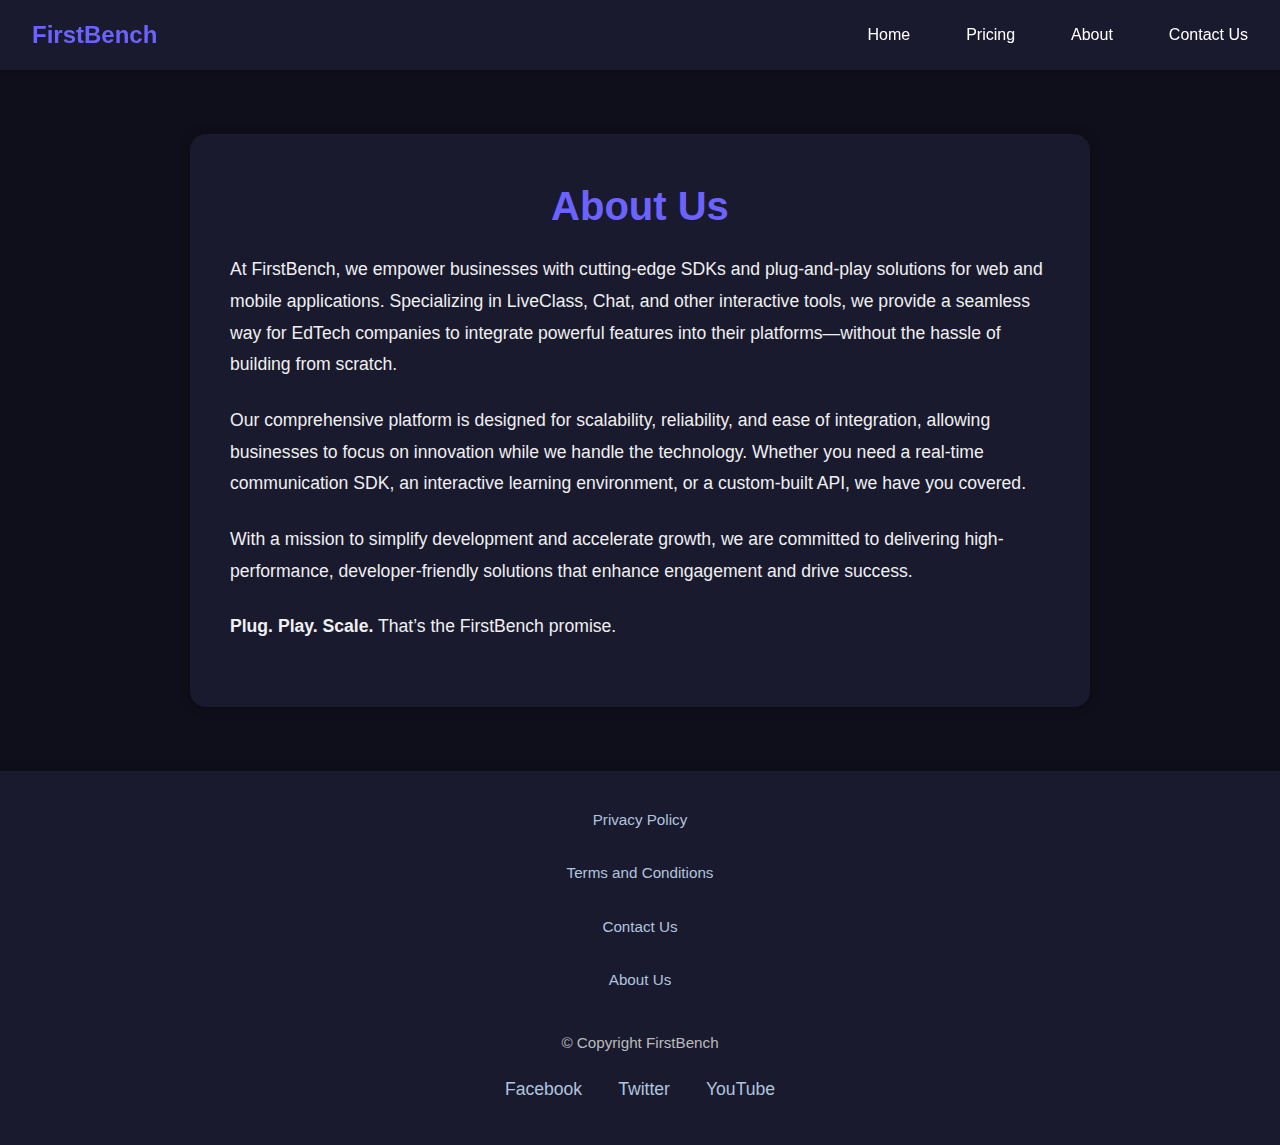
<file: about.html>
<!DOCTYPE html>
<html lang="en">
<head>
  <meta charset="UTF-8" />
  <meta name="viewport" content="width=device-width, initial-scale=1.0"/>
  <title>About Us - FirstBench</title>
  <link rel="stylesheet" href="./css/about.css" />
  <style>
    :root {
      --primary: #6c63ff;
      --bg: #0f0f1b;
      --text: #f0f0f0;
      --card-bg: #1a1a2e;
    }

    body {
      margin: 0;
      font-family: "Segoe UI", sans-serif;
      background-color: var(--bg);
      color: var(--text);
    }

    /* === Navbar === */
    .navbar {
      display: flex;
      justify-content: space-between;
      align-items: center;
      padding: 1rem 2rem;
      background: var(--card-bg);
      box-shadow: 0 2px 4px rgba(0,0,0,0.1);
      position: sticky;
      top: 0;
      z-index: 1000;
    }

    .logo {
      font-weight: bold;
      font-size: 1.5rem;
      color: var(--primary);
    }

    .nav-links a {
      margin-left: 2rem;
      text-decoration: none;
      color: var(--text);
      font-weight: 500;
      position: relative;
      transition: color 0.3s ease;
    }

    .nav-links a:hover {
      color: var(--primary);
    }

    .menu-toggle {
      display: none;
      font-size: 1.5rem;
      cursor: pointer;
    }

    /* === About Section === */
    .products {
      max-width: 900px;
      margin: 4rem auto;
      padding: 2.5rem;
      background: var(--card-bg);
      border-radius: 16px;
      box-shadow: 0 0 12px rgba(0, 0, 0, 0.3);
    }

    .products h2 {
      font-size: 2.5rem;
      margin-bottom: 1rem;
      color: var(--primary);
    }

    .products p {
      font-size: 1.1rem;
      line-height: 1.8;
      margin-bottom: 1.5rem;
      color: var(--text);
    }

    /* === Footer === */
    .footer {
      background-color: var(--card-bg);
      padding: 2rem;
      text-align: center;
      margin-top: 4rem;
    }

    .footer-links {
      display: flex;
      justify-content: center;
      flex-wrap: wrap;
      gap: 1.2rem;
      margin-bottom: 1.2rem;
    }

    .footer-links a {
      color: var(--text);
      text-decoration: none;
      font-weight: 500;
      transition: color 0.3s ease;
    }

    .footer-links a:hover {
      color: var(--primary);
    }

    .footer p {
      margin-top: 0.5rem;
      font-size: 0.95rem;
      color: #bbb;
    }

    .social a {
      margin: 0 0.5rem;
      color: var(--text);
      text-decoration: none;
      transition: color 0.3s ease;
    }

    .social a:hover {
      color: var(--primary);
    }

    @media screen and (max-width: 768px) {
      .products {
        margin: 2rem 1rem;
        padding: 2rem;
      }

      .nav-links {
        display: none;
      }

      .menu-toggle {
        display: block;
      }
    }
  </style>
</head>
<body>

  <!-- Navbar -->
  <header class="navbar">
    <div class="logo">FirstBench</div>
    <nav class="nav-links" id="nav-links">
      <a href="index.html#home">Home</a>
      <a href="index.html#pricing">Pricing</a>
      <a href="about.html">About</a>
      <a href="contact.html">Contact Us</a>
    </nav>
    <div class="menu-toggle" id="menu-toggle">☰</div>
  </header>

  <!-- About Section -->
  <section class="products">
    <h2>About Us</h2>
    <p>At FirstBench, we empower businesses with cutting-edge SDKs and plug-and-play solutions for web and mobile applications. Specializing in LiveClass, Chat, and other interactive tools, we provide a seamless way for EdTech companies to integrate powerful features into their platforms—without the hassle of building from scratch.</p>
    <p>Our comprehensive platform is designed for scalability, reliability, and ease of integration, allowing businesses to focus on innovation while we handle the technology. Whether you need a real-time communication SDK, an interactive learning environment, or a custom-built API, we have you covered.</p>
    <p>With a mission to simplify development and accelerate growth, we are committed to delivering high-performance, developer-friendly solutions that enhance engagement and drive success.</p>
    <p><strong>Plug. Play. Scale.</strong> That’s the FirstBench promise.</p>
  </section>

  <!-- Footer -->
  <footer class="footer">
    <div class="footer-links">
      <a href="privacy-policy.html">Privacy Policy</a>
      <a href="terms.html">Terms and Conditions</a>
      <a href="contact.html">Contact Us</a>
      <a href="about.html">About Us</a>
    </div>
    <p>© Copyright FirstBench</p>
    <div class="social">
      <a href="#">Facebook</a>
      <a href="#">Twitter</a>
      <a href="#">YouTube</a>
    </div>
  </footer>

</body>
</html>
</file>
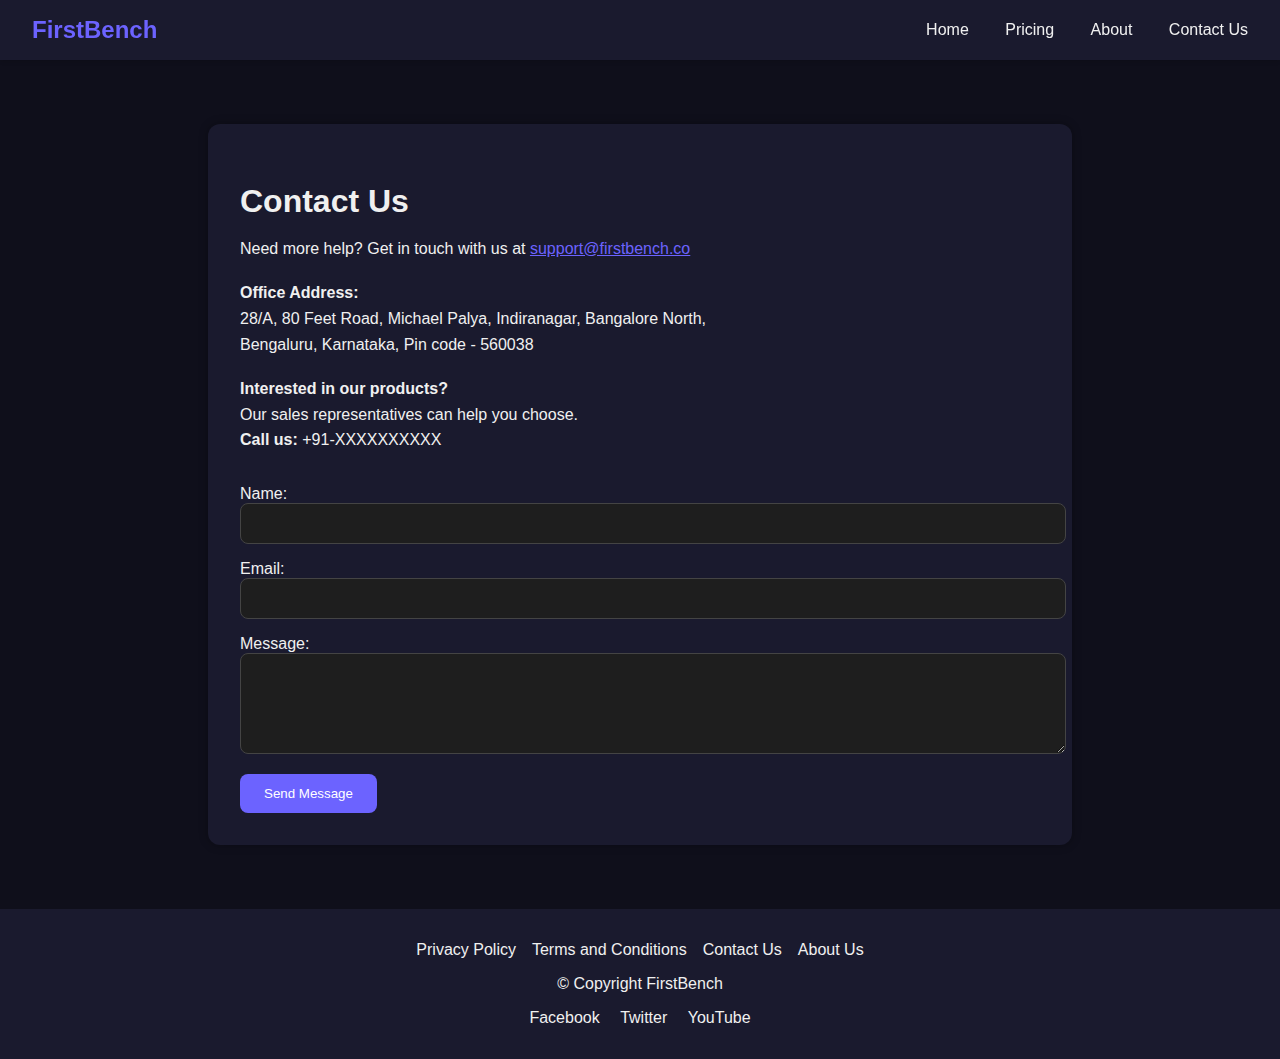
<file: contact.html>
<!DOCTYPE html>
<html lang="en">
<head>
  <meta charset="UTF-8" />
  <meta name="viewport" content="width=device-width, initial-scale=1.0"/>
  <title>Contact Us - FirstBench</title>
  <style>
    :root {
      --primary: #6c63ff;
      --bg: #0f0f1b;
      --text: #f0f0f0;
      --card-bg: #1a1a2e;
    }

    body {
      margin: 0;
      font-family: "Segoe UI", sans-serif;
      background-color: var(--bg);
      color: var(--text);
    }

    /* === Navbar === */
    .navbar {
      display: flex;
      justify-content: space-between;
      align-items: center;
      padding: 1rem 2rem;
      background: var(--card-bg);
      box-shadow: 0 2px 4px rgba(0,0,0,0.1);
      position: sticky;
      top: 0;
      z-index: 1000;
    }

    .logo {
      font-weight: bold;
      font-size: 1.5rem;
      color: var(--primary);
    }

    .nav-links a {
      margin-left: 2rem;
      text-decoration: none;
      color: var(--text);
      font-weight: 500;
      transition: color 0.3s ease;
    }

    .nav-links a:hover {
      color: var(--primary);
    }

    .menu-toggle {
      display: none;
      font-size: 1.5rem;
      cursor: pointer;
    }

    /* === Contact Section === */
    .products {
      max-width: 800px;
      margin: 4rem auto;
      padding: 2rem;
      background: var(--card-bg);
      border-radius: 12px;
      box-shadow: 0 0 10px rgba(0,0,0,0.3);
    }

    .products h2 {
      font-size: 2rem;
      margin-bottom: 1rem;
    }

    .products p {
      line-height: 1.6;
      margin-bottom: 1.2rem;
    }

    form {
      margin-top: 2rem;
    }

    input,
    textarea {
      width: 100%;
      padding: 0.75rem;
      margin-bottom: 1rem;
      border: 1px solid #444;
      border-radius: 8px;
      background-color: #1e1e1e;
      color: #fff;
    }

    input:focus,
    textarea:focus {
      outline: none;
      border-color: var(--primary);
      background-color: #262626;
    }

    .btn {
      background-color: var(--primary);
      color: white;
      padding: 0.75rem 1.5rem;
      text-decoration: none;
      border: none;
      border-radius: 0.5rem;
      font-weight: 500;
      cursor: pointer;
      transition: background-color 0.3s ease;
    }

    .btn:hover {
      background-color: #574fe0;
    }

    /* === Footer === */
    .footer {
      background-color: var(--card-bg);
      padding: 2rem;
      text-align: center;
      margin-top: 4rem;
    }

    .footer-links {
      display: flex;
      justify-content: center;
      flex-wrap: wrap;
      gap: 1rem;
      margin-bottom: 1rem;
    }

    .footer-links a {
      color: var(--text);
      text-decoration: none;
      transition: color 0.3s ease;
    }

    .footer-links a:hover {
      color: var(--primary);
    }

    .social a {
      margin: 0 0.5rem;
      color: var(--text);
      text-decoration: none;
      transition: color 0.3s ease;
    }

    .social a:hover {
      color: var(--primary);
    }
  </style>
</head>
<body>

  <!-- Navbar -->
  <header class="navbar">
    <div class="logo">FirstBench</div>
    <nav class="nav-links" id="nav-links">
      <a href="index.html#home">Home</a>
      <a href="index.html#pricing">Pricing</a>
      <a href="about.html">About</a>
      <a href="contact.html">Contact Us</a>
    </nav>
    <div class="menu-toggle" id="menu-toggle">☰</div>
  </header>

  <!-- Contact Section -->
  <section class="products">
    <h2>Contact Us</h2>
    <p>Need more help? Get in touch with us at <a href="mailto:support@firstbench.co" style="color: var(--primary);">support@firstbench.co</a></p>
    <p><strong>Office Address:</strong><br>28/A, 80 Feet Road, Michael Palya, Indiranagar, Bangalore North,<br>Bengaluru, Karnataka, Pin code - 560038</p>
    <p><strong>Interested in our products?</strong><br>Our sales representatives can help you choose.<br><strong>Call us:</strong> +91-XXXXXXXXXX</p>

    <form action="mailto:support@firstbench.co" method="post" enctype="text/plain">
      <label for="name">Name:</label>
      <input type="text" id="name" name="name" required>

      <label for="email">Email:</label>
      <input type="email" id="email" name="email" required>

      <label for="message">Message:</label>
      <textarea id="message" name="message" rows="5" required></textarea>

      <button type="submit" class="btn">Send Message</button>
    </form>
  </section>

  <!-- Footer -->
  <footer class="footer">
    <div class="footer-links">
      <a href="privacy-policy.html">Privacy Policy</a>
      <a href="terms.html">Terms and Conditions</a>
      <a href="contact.html">Contact Us</a>
      <a href="about.html">About Us</a>
    </div>
    <p>© Copyright FirstBench</p>
    <div class="social">
      <a href="#">Facebook</a>
      <a href="#">Twitter</a>
      <a href="#">YouTube</a>
    </div>
  </footer>

</body>
</html>
</file>
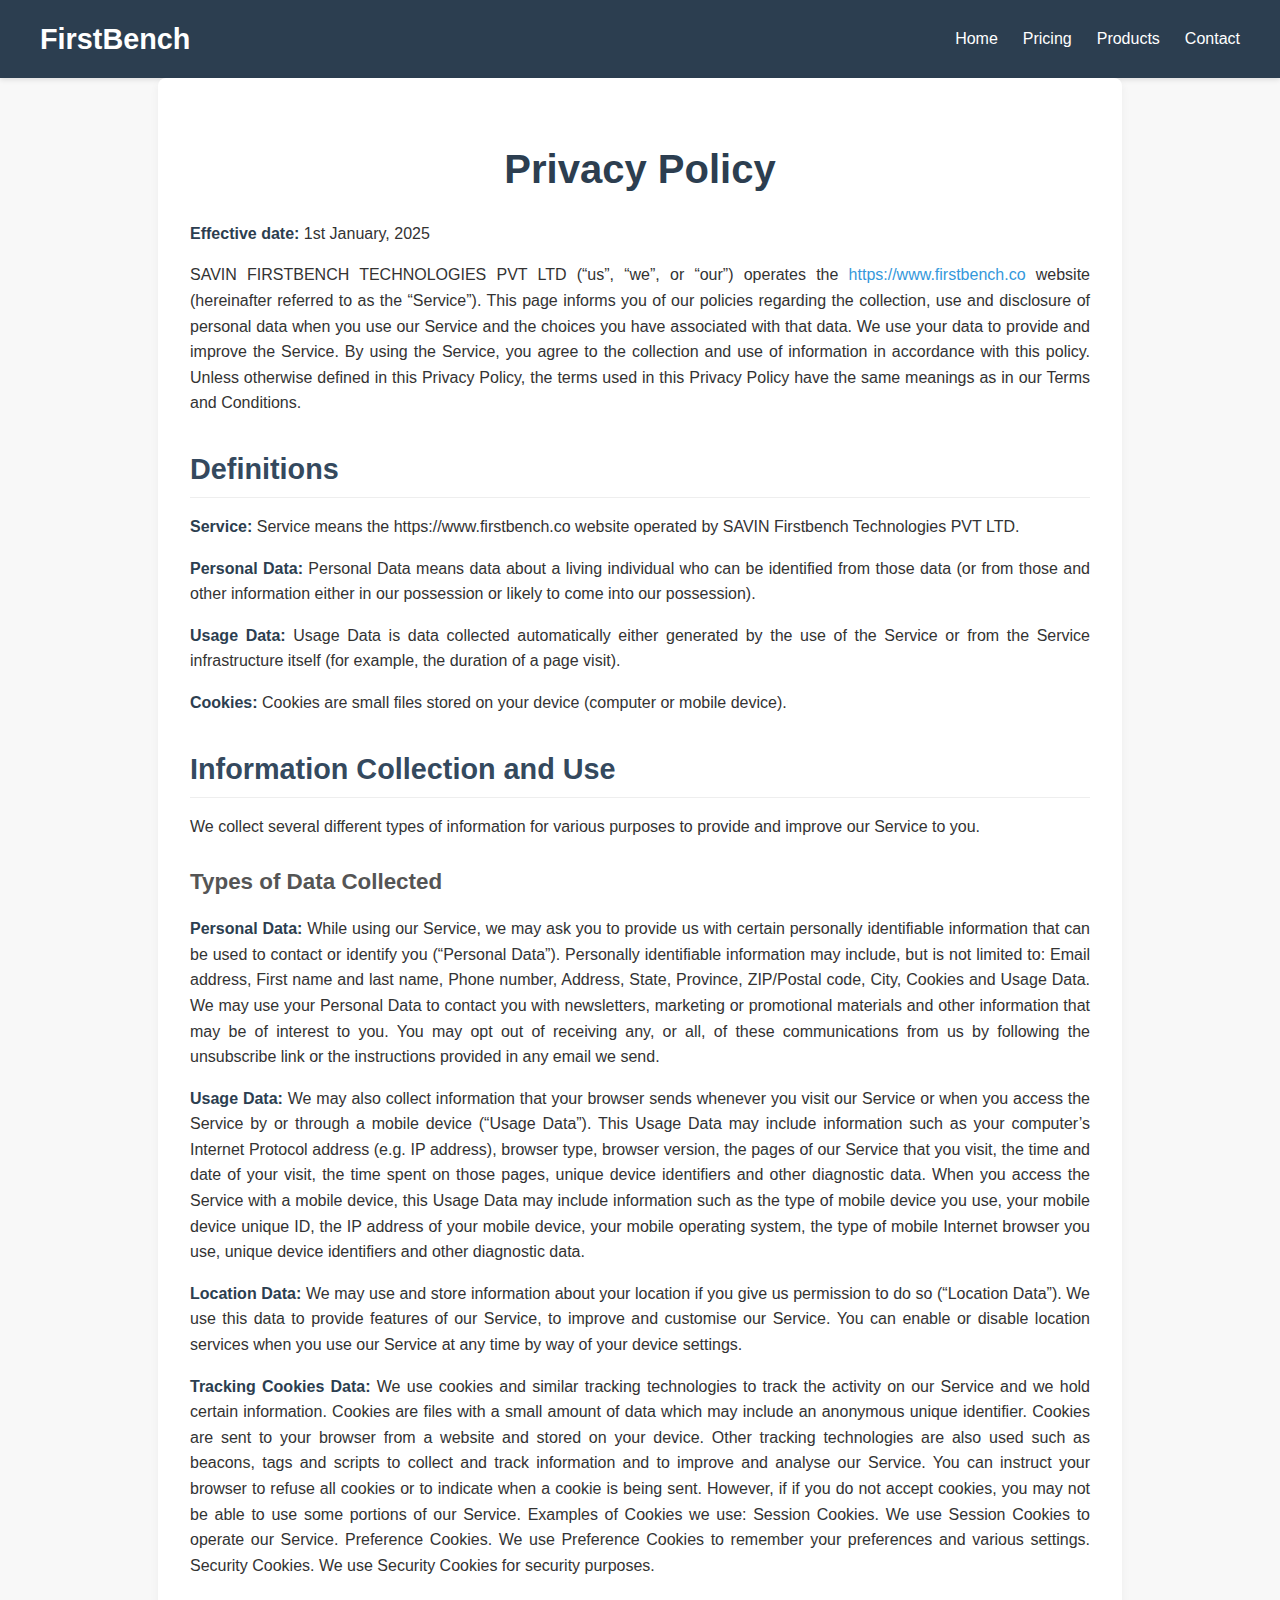
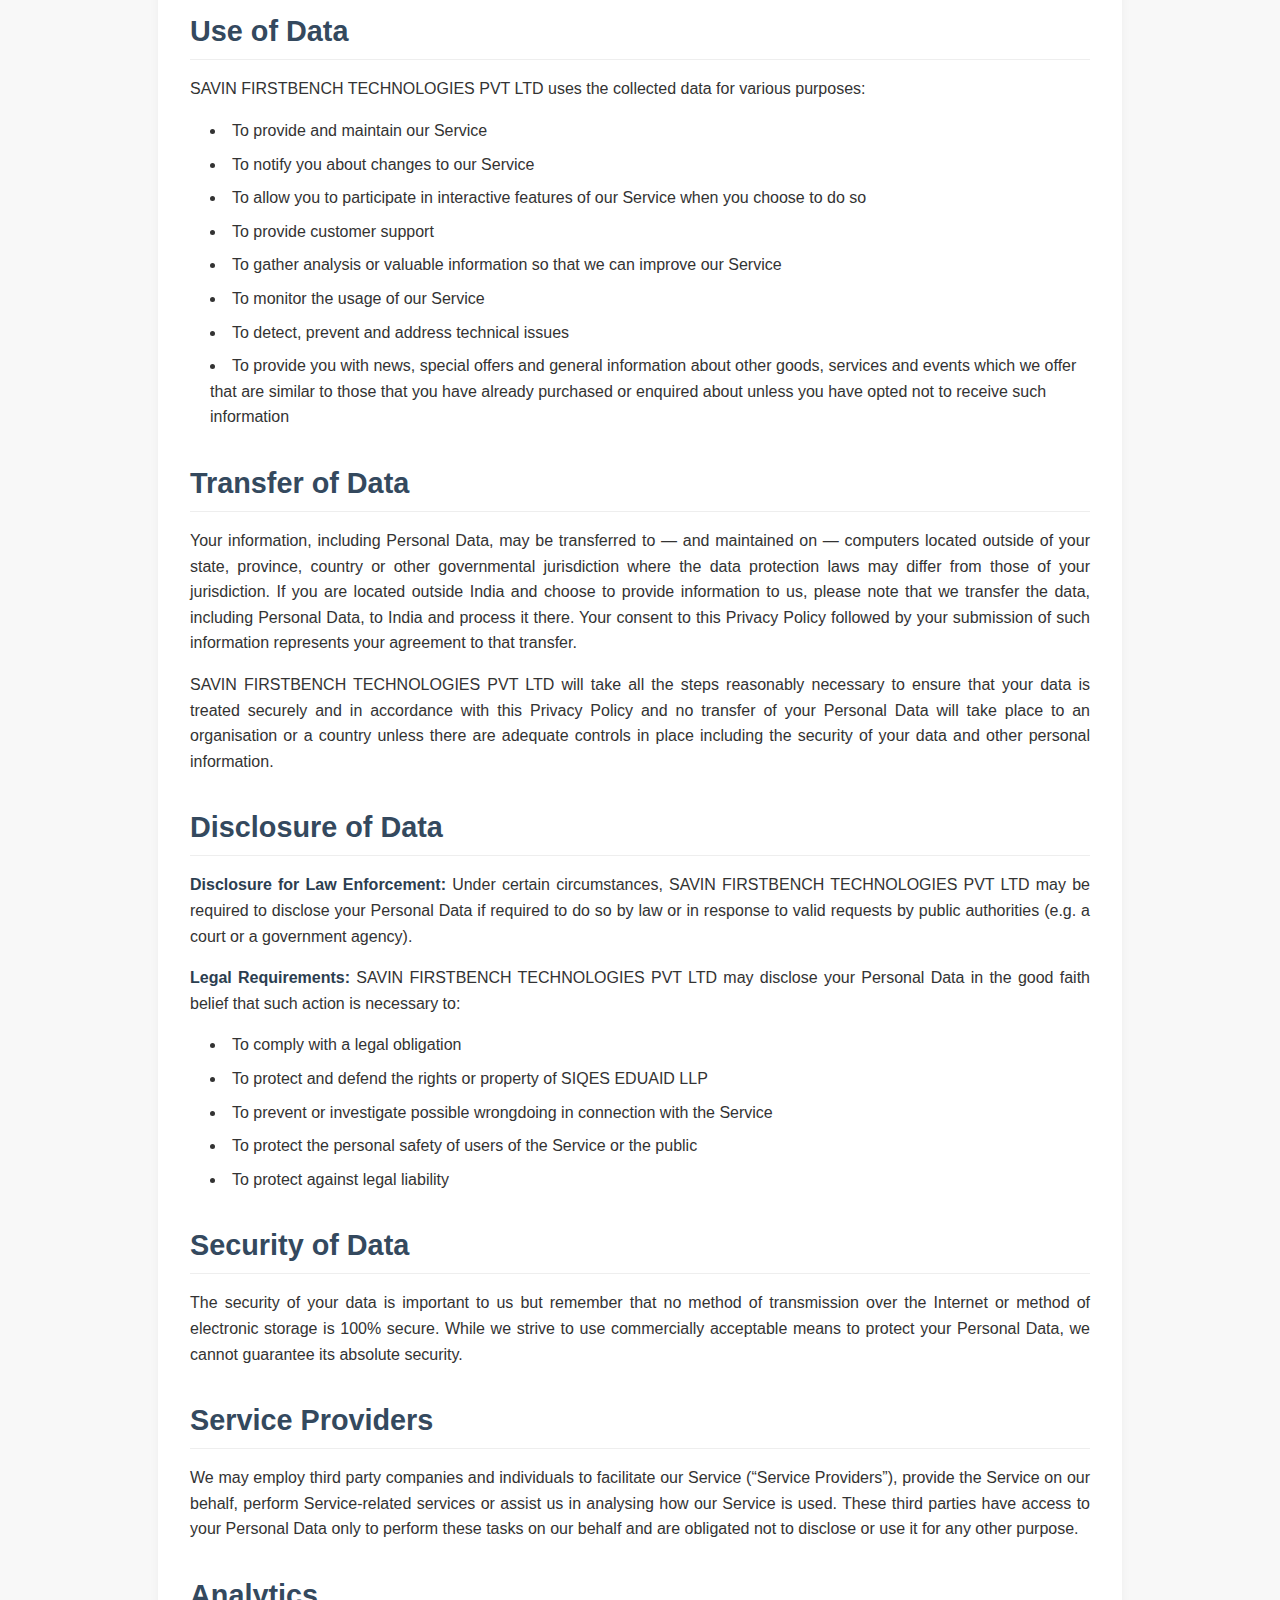
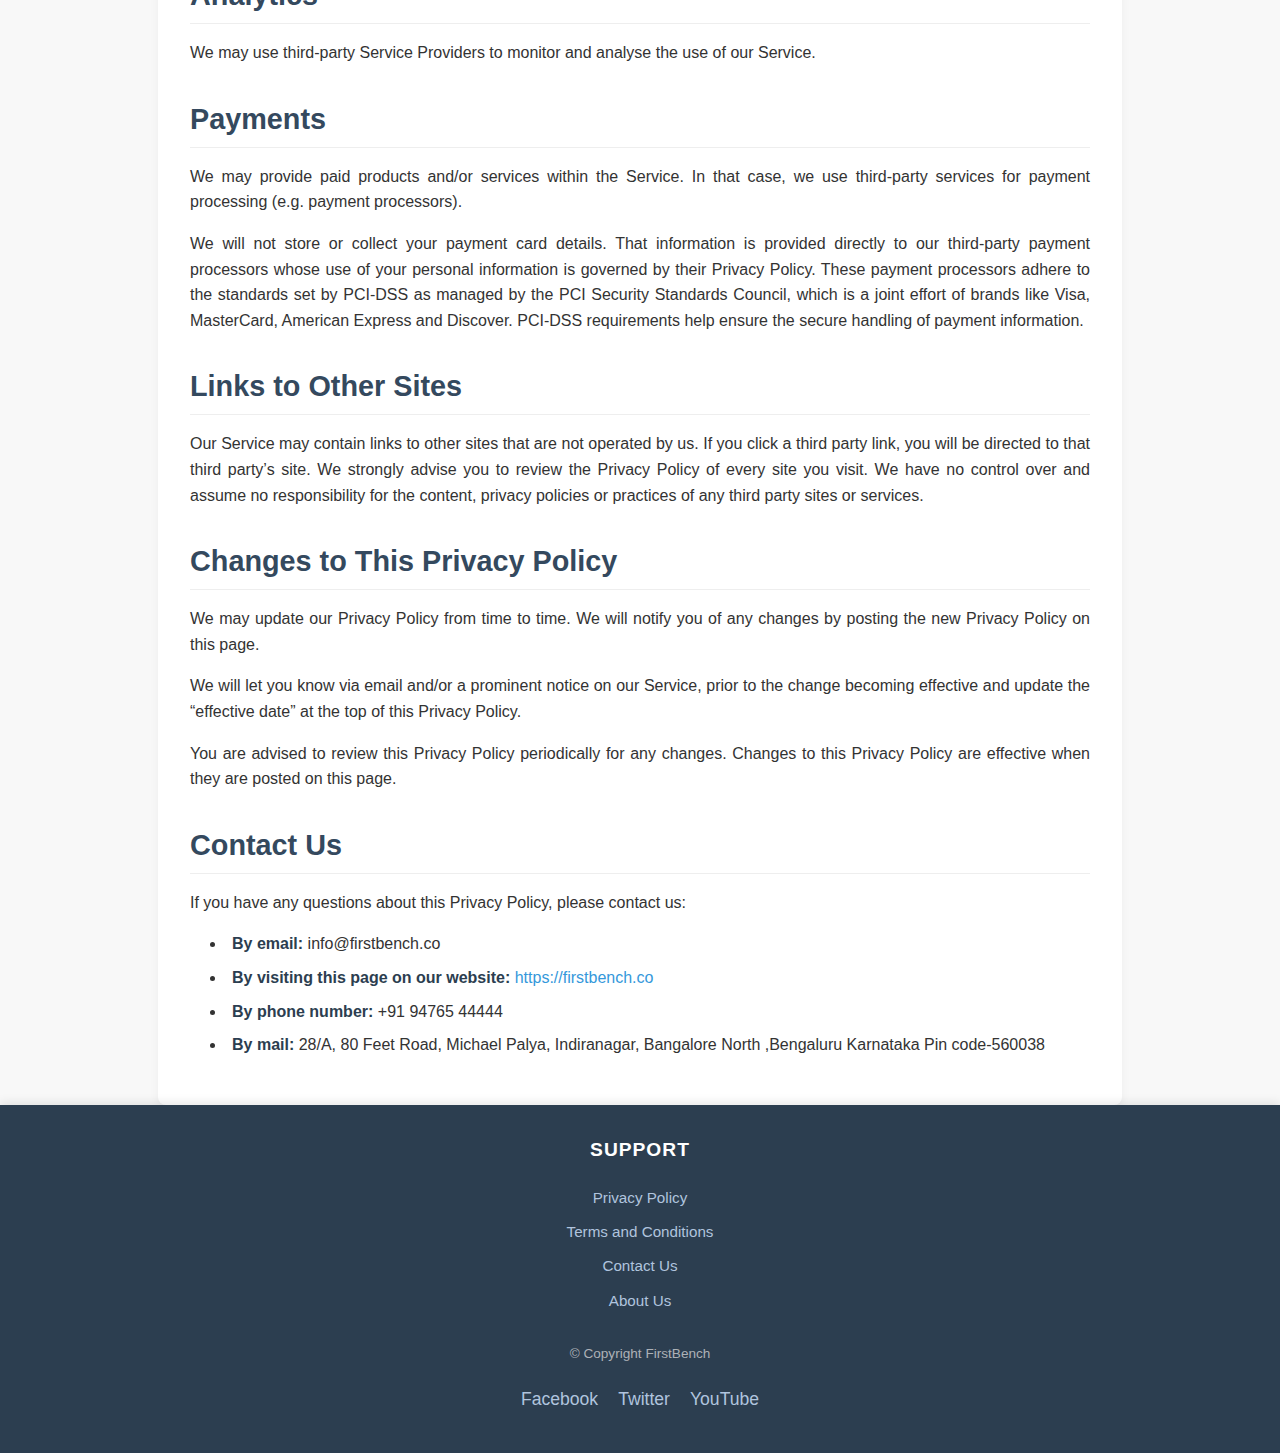
<file: privacy-policy.html>
<!DOCTYPE html>
<html lang="en">
<head>
    <meta charset="UTF-8" />
    <meta name="viewport" content="width=device-width, initial-scale=1.0" />
    <title>Privacy Policy | FirstBench</title>
    <link rel="stylesheet" href="../css/privacy.css" />
</head>
<body>

    <header class="navbar">
        <div class="container">
            <a href="/images/Logo.png" class="logo">FirstBench</a>
            <nav class="nav-links-container"> <ul class="nav-links">
                    <li><a href="index.html">Home</a></li>
                    <li><a href="index.html#pricing">Pricing</a></li>
                    <li><a href="about.html">Products</a></li>
                    <li><a href="contact.html">Contact</a></li>
                </ul>
            </nav>
        </div>
    </header>

    <main class="privacy-content" style="padding: 2rem; max-width: 900px; margin: auto;">
        <h1>Privacy Policy</h1>
        <p><strong>Effective date:</strong> 1st January, 2025</p>

        <p>SAVIN FIRSTBENCH TECHNOLOGIES PVT LTD (“us”, “we”, or “our”) operates the <a href="https://www.firstbench.co">https://www.firstbench.co</a> website (hereinafter referred to as the “Service”). This page informs you of our policies regarding the collection, use and disclosure of personal data when you use our Service and the choices you have associated with that data. We use your data to provide and improve the Service. By using the Service, you agree to the collection and use of information in accordance with this policy. Unless otherwise defined in this Privacy Policy, the terms used in this Privacy Policy have the same meanings as in our Terms and Conditions.</p>

        <h2>Definitions</h2>
        <p><strong>Service:</strong> Service means the https://www.firstbench.co website operated by SAVIN Firstbench Technologies PVT LTD.</p>
        <p><strong>Personal Data:</strong> Personal Data means data about a living individual who can be identified from those data (or from those and other information either in our possession or likely to come into our possession).</p>
        <p><strong>Usage Data:</strong> Usage Data is data collected automatically either generated by the use of the Service or from the Service infrastructure itself (for example, the duration of a page visit).</p>
        <p><strong>Cookies:</strong> Cookies are small files stored on your device (computer or mobile device).</p>

        <h2>Information Collection and Use</h2>
        <p>We collect several different types of information for various purposes to provide and improve our Service to you.</p>

        <h3>Types of Data Collected</h3>
        <p><strong>Personal Data:</strong> While using our Service, we may ask you to provide us with certain personally identifiable information that can be used to contact or identify you (“Personal Data”). Personally identifiable information may include, but is not limited to: Email address, First name and last name, Phone number, Address, State, Province, ZIP/Postal code, City, Cookies and Usage Data. We may use your Personal Data to contact you with newsletters, marketing or promotional materials and other information that may be of interest to you. You may opt out of receiving any, or all, of these communications from us by following the unsubscribe link or the instructions provided in any email we send.</p>

        <p><strong>Usage Data:</strong> We may also collect information that your browser sends whenever you visit our Service or when you access the Service by or through a mobile device (“Usage Data”). This Usage Data may include information such as your computer’s Internet Protocol address (e.g. IP address), browser type, browser version, the pages of our Service that you visit, the time and date of your visit, the time spent on those pages, unique device identifiers and other diagnostic data. When you access the Service with a mobile device, this Usage Data may include information such as the type of mobile device you use, your mobile device unique ID, the IP address of your mobile device, your mobile operating system, the type of mobile Internet browser you use, unique device identifiers and other diagnostic data.</p>

        <p><strong>Location Data:</strong> We may use and store information about your location if you give us permission to do so (“Location Data”). We use this data to provide features of our Service, to improve and customise our Service. You can enable or disable location services when you use our Service at any time by way of your device settings.</p>

        <p><strong>Tracking Cookies Data:</strong> We use cookies and similar tracking technologies to track the activity on our Service and we hold certain information. Cookies are files with a small amount of data which may include an anonymous unique identifier. Cookies are sent to your browser from a website and stored on your device. Other tracking technologies are also used such as beacons, tags and scripts to collect and track information and to improve and analyse our Service. You can instruct your browser to refuse all cookies or to indicate when a cookie is being sent. However, if if you do not accept cookies, you may not be able to use some portions of our Service. Examples of Cookies we use: Session Cookies. We use Session Cookies to operate our Service. Preference Cookies. We use Preference Cookies to remember your preferences and various settings. Security Cookies. We use Security Cookies for security purposes.</p>

        <h2>Use of Data</h2>
        <p>SAVIN FIRSTBENCH TECHNOLOGIES PVT LTD uses the collected data for various purposes:</p>
        <ul>
            <li>To provide and maintain our Service</li>
            <li>To notify you about changes to our Service</li>
            <li>To allow you to participate in interactive features of our Service when you choose to do so</li>
            <li>To provide customer support</li>
            <li>To gather analysis or valuable information so that we can improve our Service</li>
            <li>To monitor the usage of our Service</li>
            <li>To detect, prevent and address technical issues</li>
            <li>To provide you with news, special offers and general information about other goods, services and events which we offer that are similar to those that you have already purchased or enquired about unless you have opted not to receive such information</li>
        </ul>

        <h2>Transfer of Data</h2>
        <p>Your information, including Personal Data, may be transferred to — and maintained on — computers located outside of your state, province, country or other governmental jurisdiction where the data protection laws may differ from those of your jurisdiction. If you are located outside India and choose to provide information to us, please note that we transfer the data, including Personal Data, to India and process it there. Your consent to this Privacy Policy followed by your submission of such information represents your agreement to that transfer.</p>
        <p>SAVIN FIRSTBENCH TECHNOLOGIES PVT LTD will take all the steps reasonably necessary to ensure that your data is treated securely and in accordance with this Privacy Policy and no transfer of your Personal Data will take place to an organisation or a country unless there are adequate controls in place including the security of your data and other personal information.</p>

        <h2>Disclosure of Data</h2>
        <p><strong>Disclosure for Law Enforcement:</strong> Under certain circumstances, SAVIN FIRSTBENCH TECHNOLOGIES PVT LTD may be required to disclose your Personal Data if required to do so by law or in response to valid requests by public authorities (e.g. a court or a government agency).</p>

        <p><strong>Legal Requirements:</strong> SAVIN FIRSTBENCH TECHNOLOGIES PVT LTD may disclose your Personal Data in the good faith belief that such action is necessary to:</p>
        <ul>
            <li>To comply with a legal obligation</li>
            <li>To protect and defend the rights or property of SIQES EDUAID LLP</li>
            <li>To prevent or investigate possible wrongdoing in connection with the Service</li>
            <li>To protect the personal safety of users of the Service or the public</li>
            <li>To protect against legal liability</li>
        </ul>

        <h2>Security of Data</h2>
        <p>The security of your data is important to us but remember that no method of transmission over the Internet or method of electronic storage is 100% secure. While we strive to use commercially acceptable means to protect your Personal Data, we cannot guarantee its absolute security.</p>

        <h2>Service Providers</h2>
        <p>We may employ third party companies and individuals to facilitate our Service (“Service Providers”), provide the Service on our behalf, perform Service-related services or assist us in analysing how our Service is used. These third parties have access to your Personal Data only to perform these tasks on our behalf and are obligated not to disclose or use it for any other purpose.</p>

        <h2>Analytics</h2>
        <p>We may use third-party Service Providers to monitor and analyse the use of our Service.</p>

        <h2>Payments</h2>
        <p>We may provide paid products and/or services within the Service. In that case, we use third-party services for payment processing (e.g. payment processors).</p>
        <p>We will not store or collect your payment card details. That information is provided directly to our third-party payment processors whose use of your personal information is governed by their Privacy Policy. These payment processors adhere to the standards set by PCI-DSS as managed by the PCI Security Standards Council, which is a joint effort of brands like Visa, MasterCard, American Express and Discover. PCI-DSS requirements help ensure the secure handling of payment information.</p>

        <h2>Links to Other Sites</h2>
        <p>Our Service may contain links to other sites that are not operated by us. If you click a third party link, you will be directed to that third party’s site. We strongly advise you to review the Privacy Policy of every site you visit. We have no control over and assume no responsibility for the content, privacy policies or practices of any third party sites or services.</p>

        <h2>Changes to This Privacy Policy</h2>
        <p>We may update our Privacy Policy from time to time. We will notify you of any changes by posting the new Privacy Policy on this page.</p>
        <p>We will let you know via email and/or a prominent notice on our Service, prior to the change becoming effective and update the “effective date” at the top of this Privacy Policy.</p>
        <p>You are advised to review this Privacy Policy periodically for any changes. Changes to this Privacy Policy are effective when they are posted on this page.</p>

        <h2>Contact Us</h2>
        <p>If you have any questions about this Privacy Policy, please contact us:</p>
        <ul>
            <li><strong>By email:</strong> info@firstbench.co</li>
            <li><strong>By visiting this page on our website:</strong> <a href="https://firstbench.co">https://firstbench.co</a></li>
            <li><strong>By phone number:</strong> +91 94765 44444</li>
            <li><strong>By mail:</strong> 28/A, 80 Feet Road, Michael Palya, Indiranagar, Bangalore North ,Bengaluru Karnataka Pin code-560038</li>
        </ul>
    </main>

    <button onclick="topFunction()" id="myBtn" title="Go to top">Top</button>

    <footer class="footer">
        <div class="footer-links">
            <P>Support</P>
            <a href="privacy-policy.html">Privacy Policy</a>
            <a href="terms.html">Terms and Conditions</a>
            <a href="contact.html">Contact Us</a>
            <a href="about.html">About Us</a>
        </div>
        <p>© Copyright FirstBench</p>
        <div class="social">
            <a href="#">Facebook</a>
            <a href="#">Twitter</a>
            <a href="#">YouTube</a>
        </div>
    </footer>

    <script>
        // Get the button
        let mybutton = document.getElementById("myBtn");

        // When the user scrolls down 20px from the top of the document, show the button
        window.onscroll = function() {scrollFunction()};

        function scrollFunction() {
            if (document.body.scrollTop > 20 || document.documentElement.scrollTop > 20) {
                mybutton.style.display = "block";
            } else {
                mybutton.style.display = "none";
            }
        }

        // When the user clicks on the button, scroll to the top of the document
        function topFunction() {
            document.body.scrollTop = 0; // For Safari
            document.documentElement.scrollTop = 0; // For Chrome, Firefox, IE and Opera
        }
    </script>
</body>
</html>
</file>
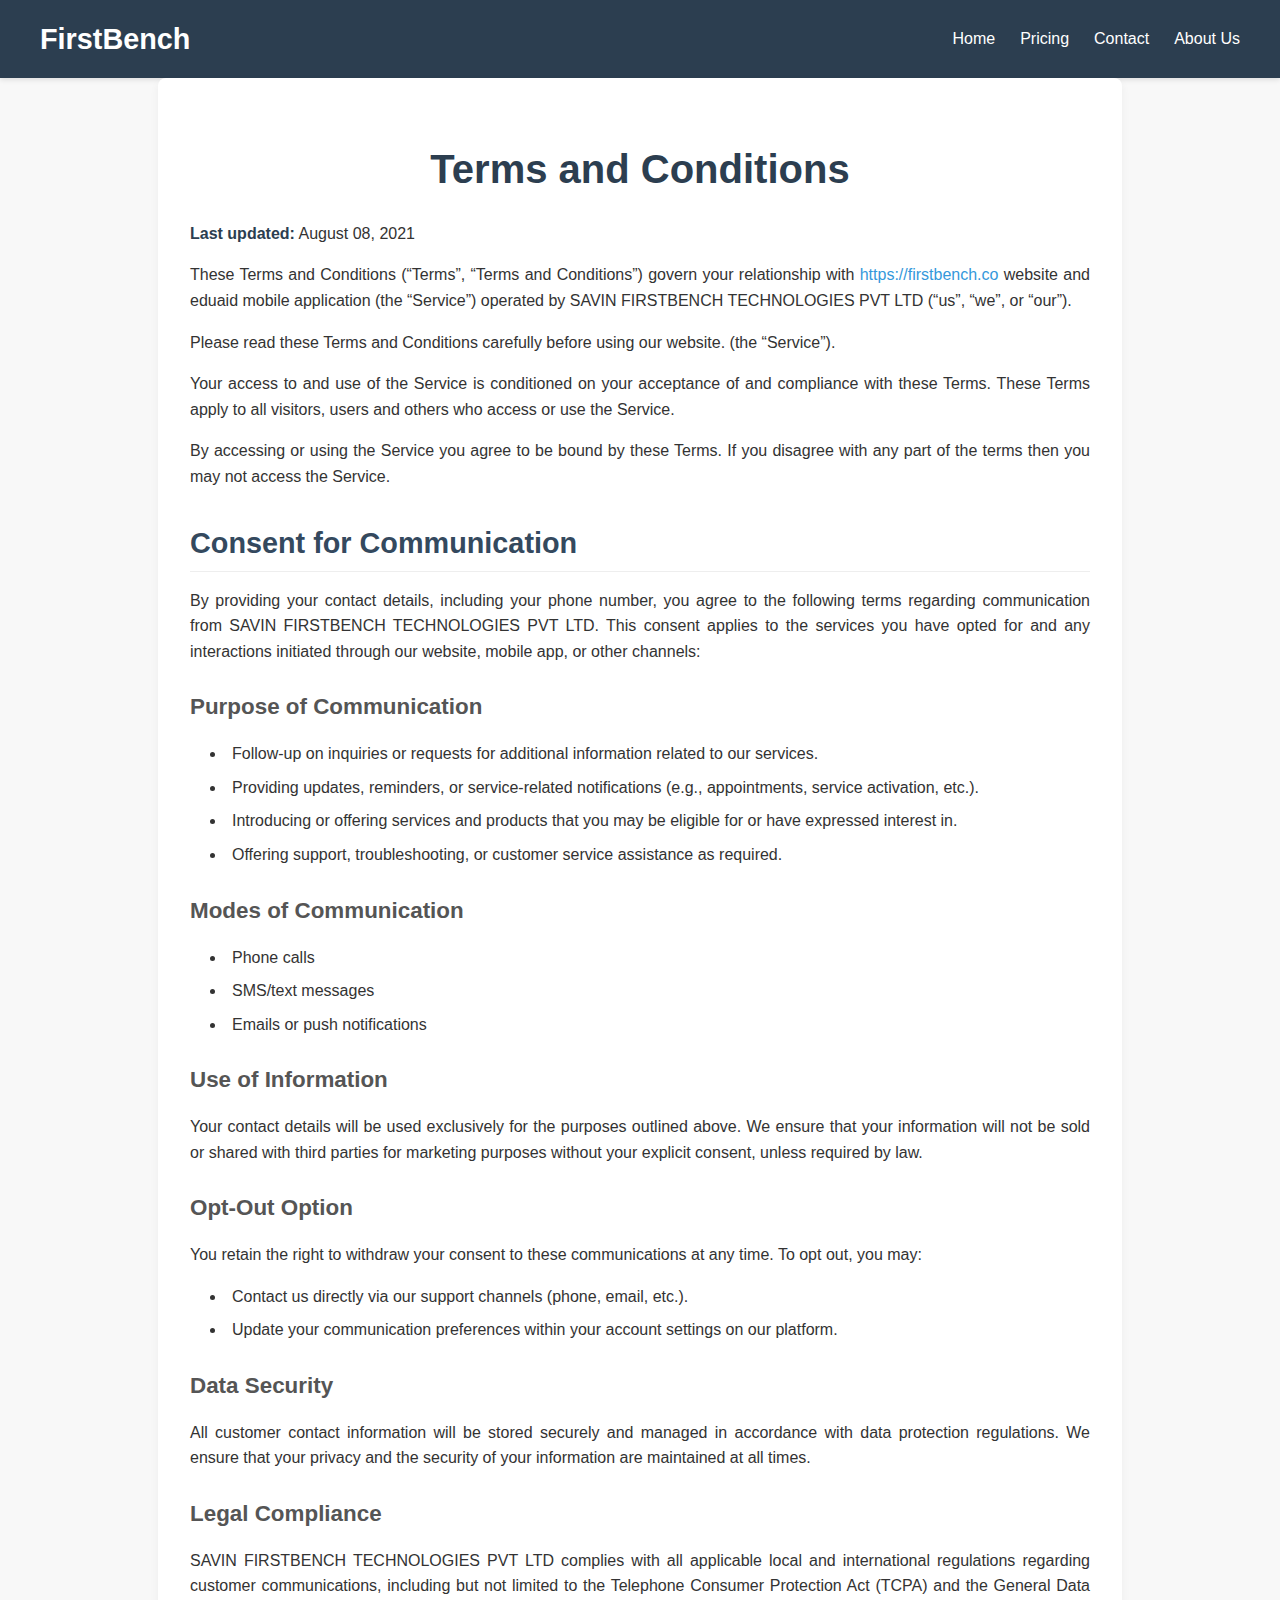
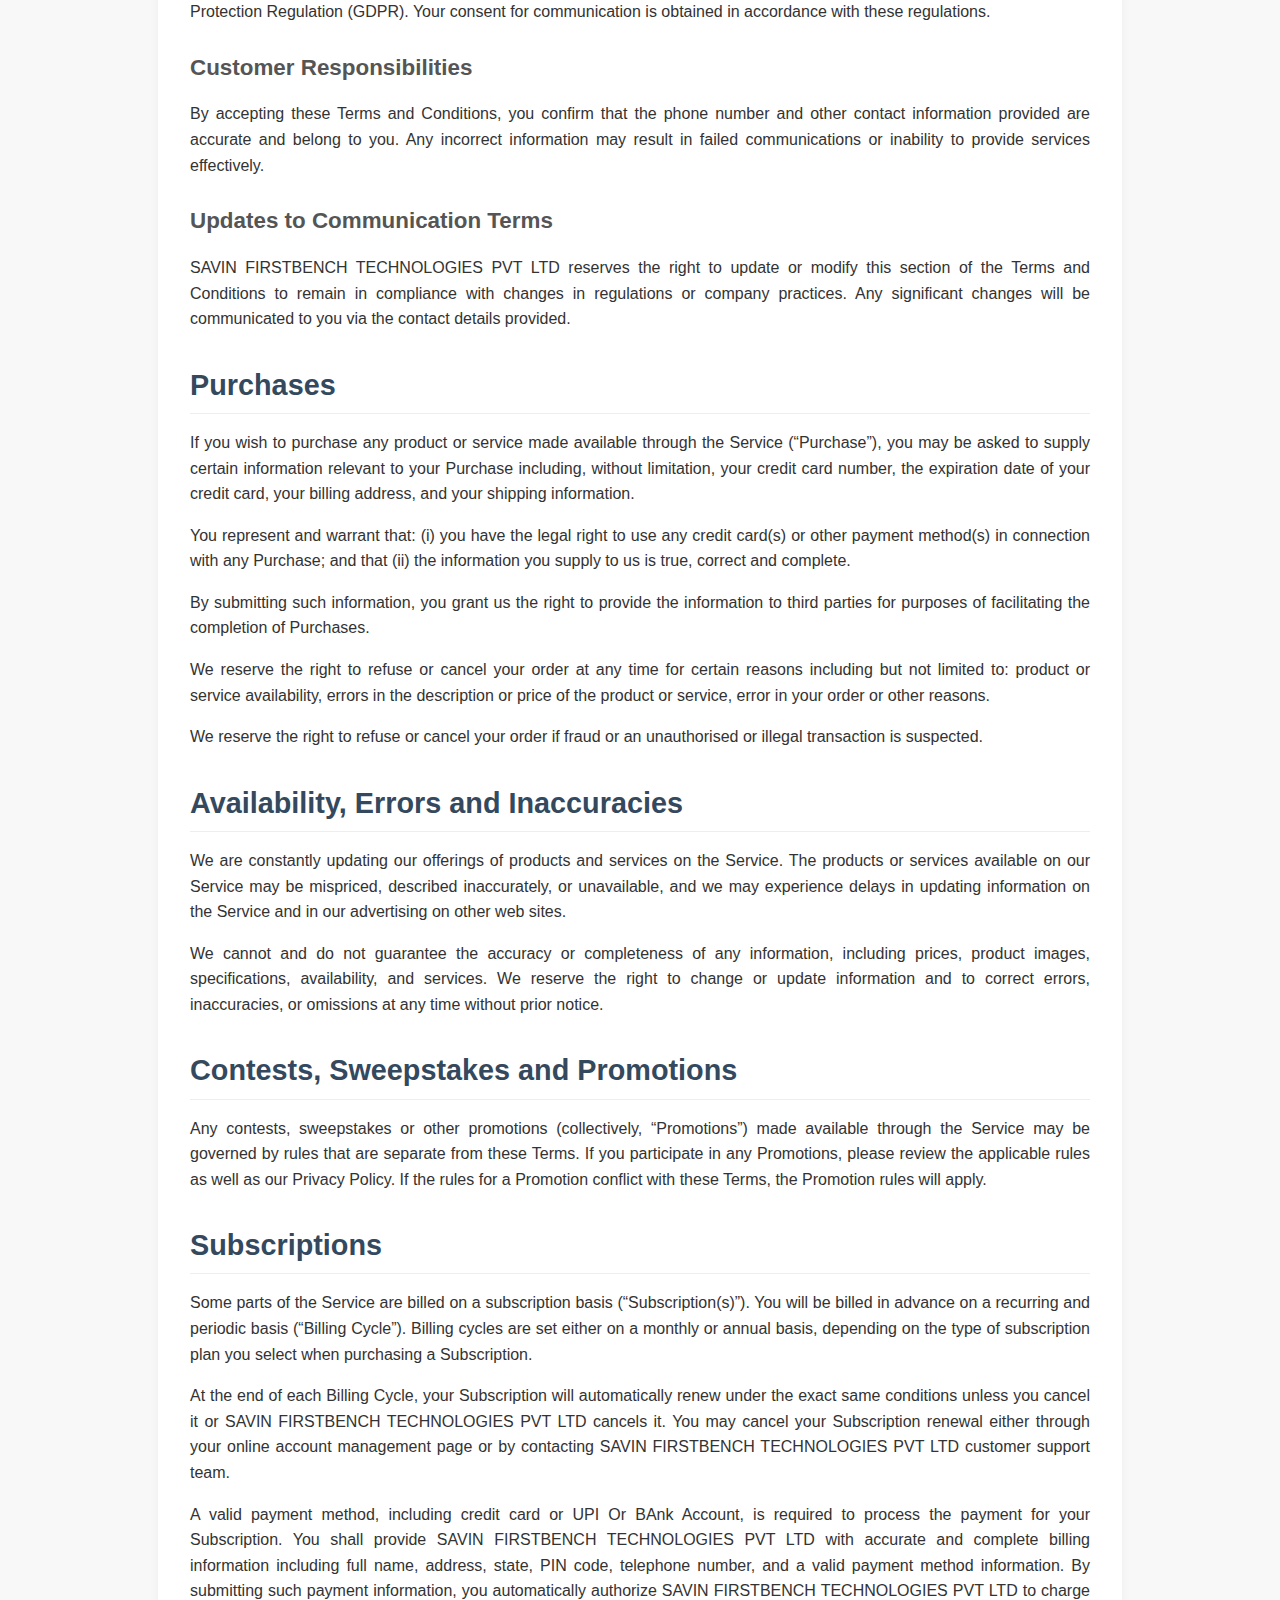
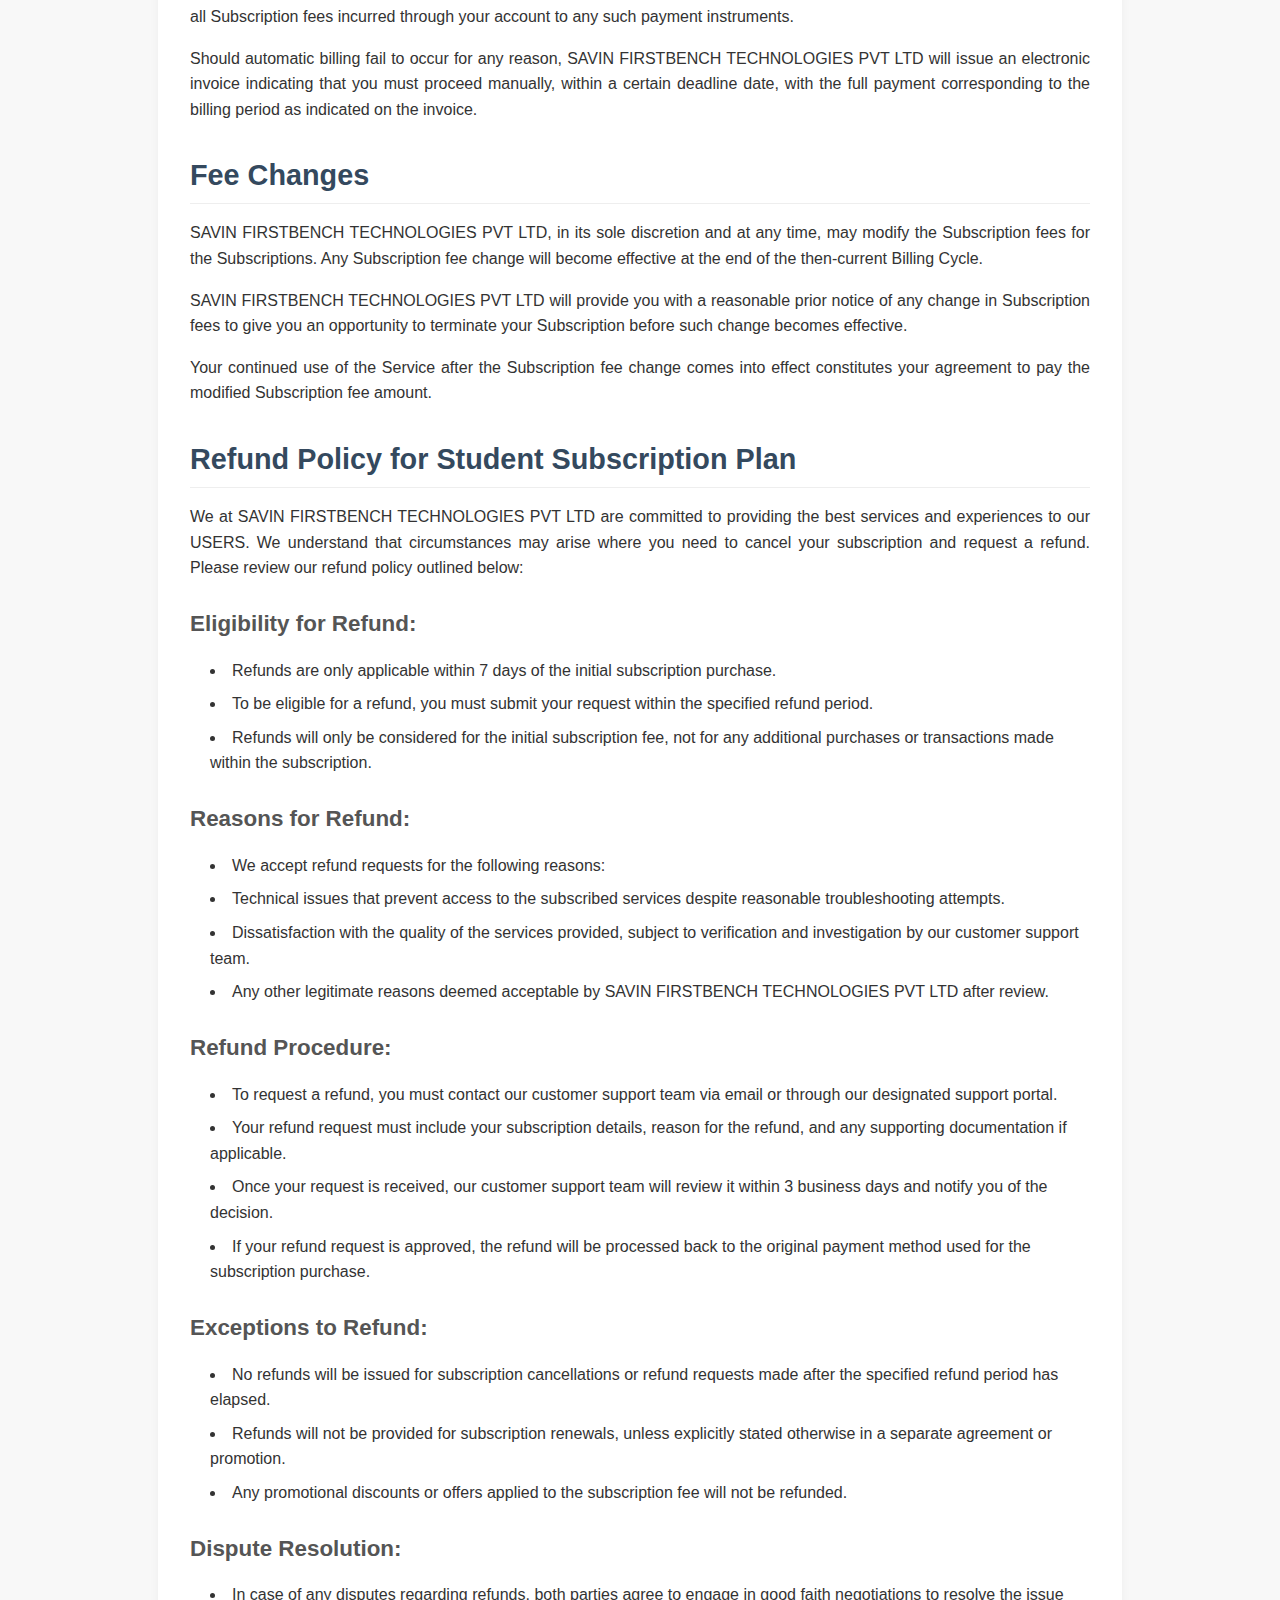
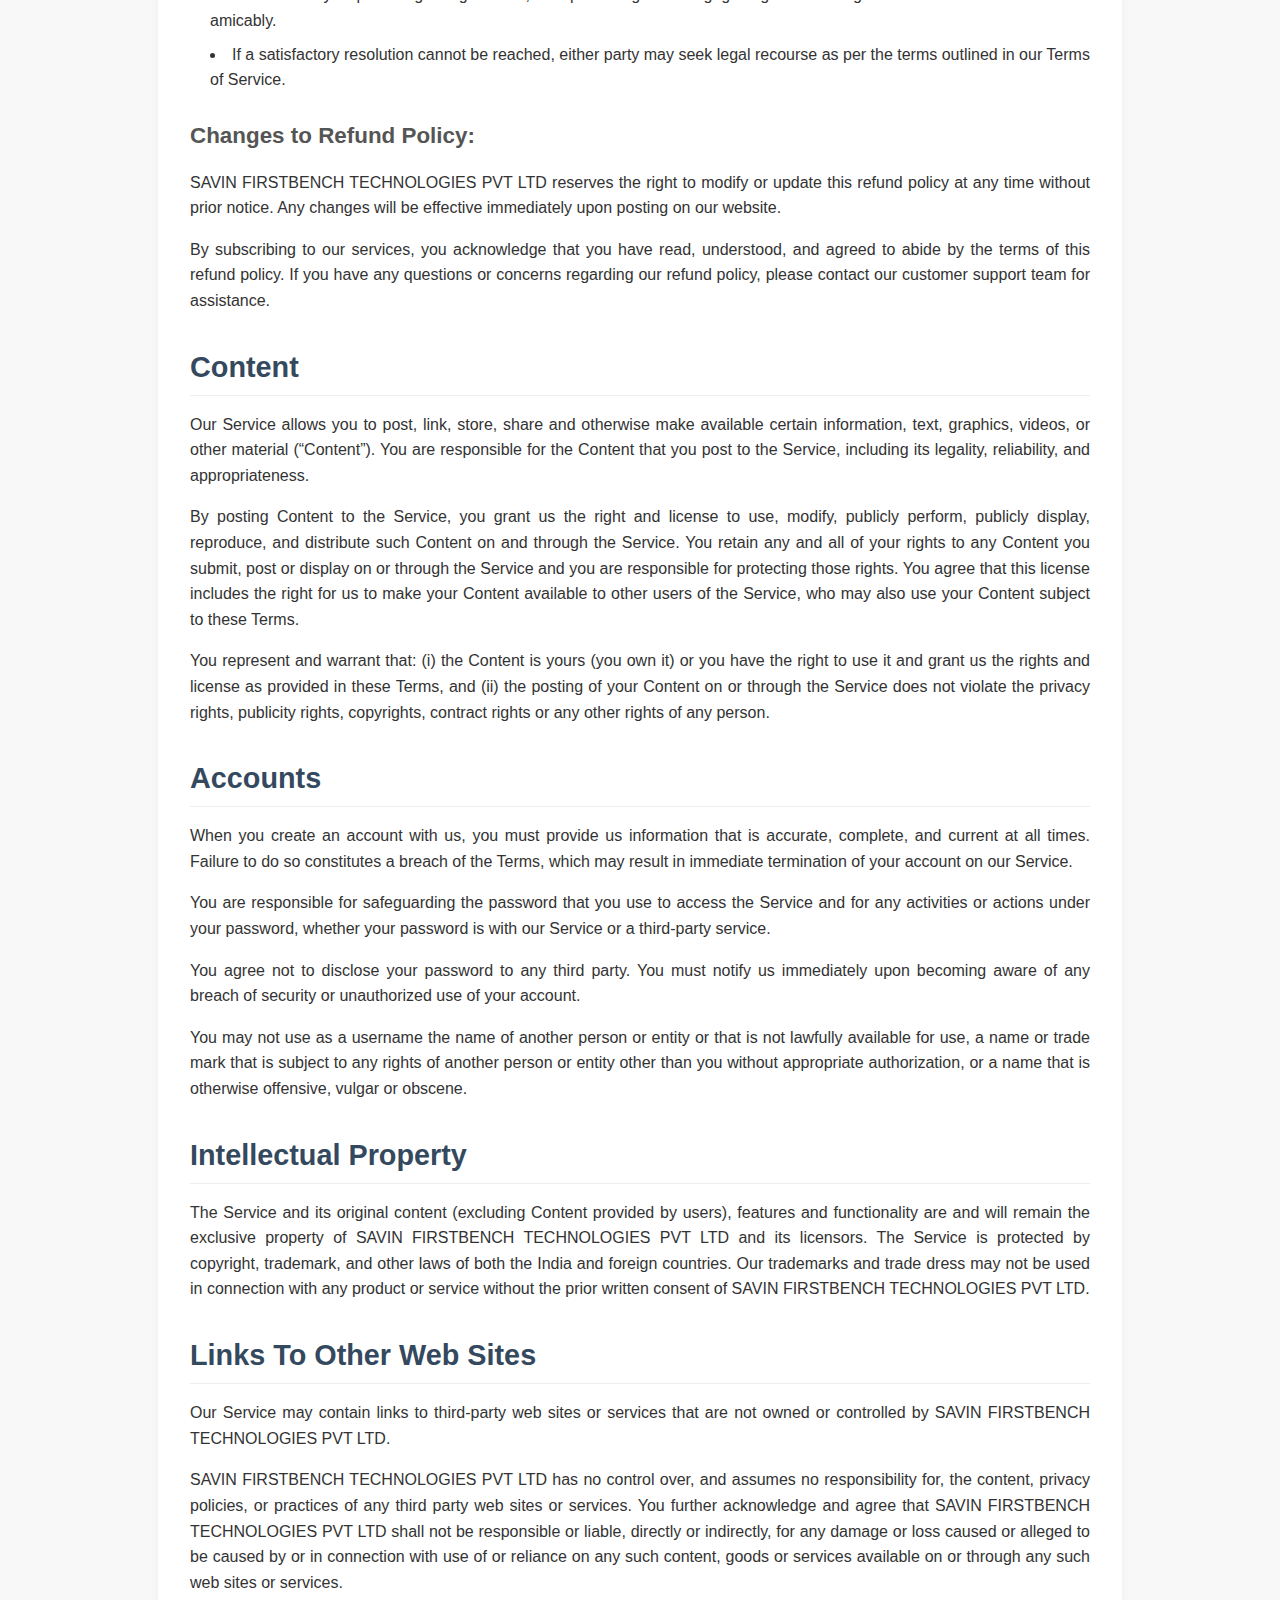
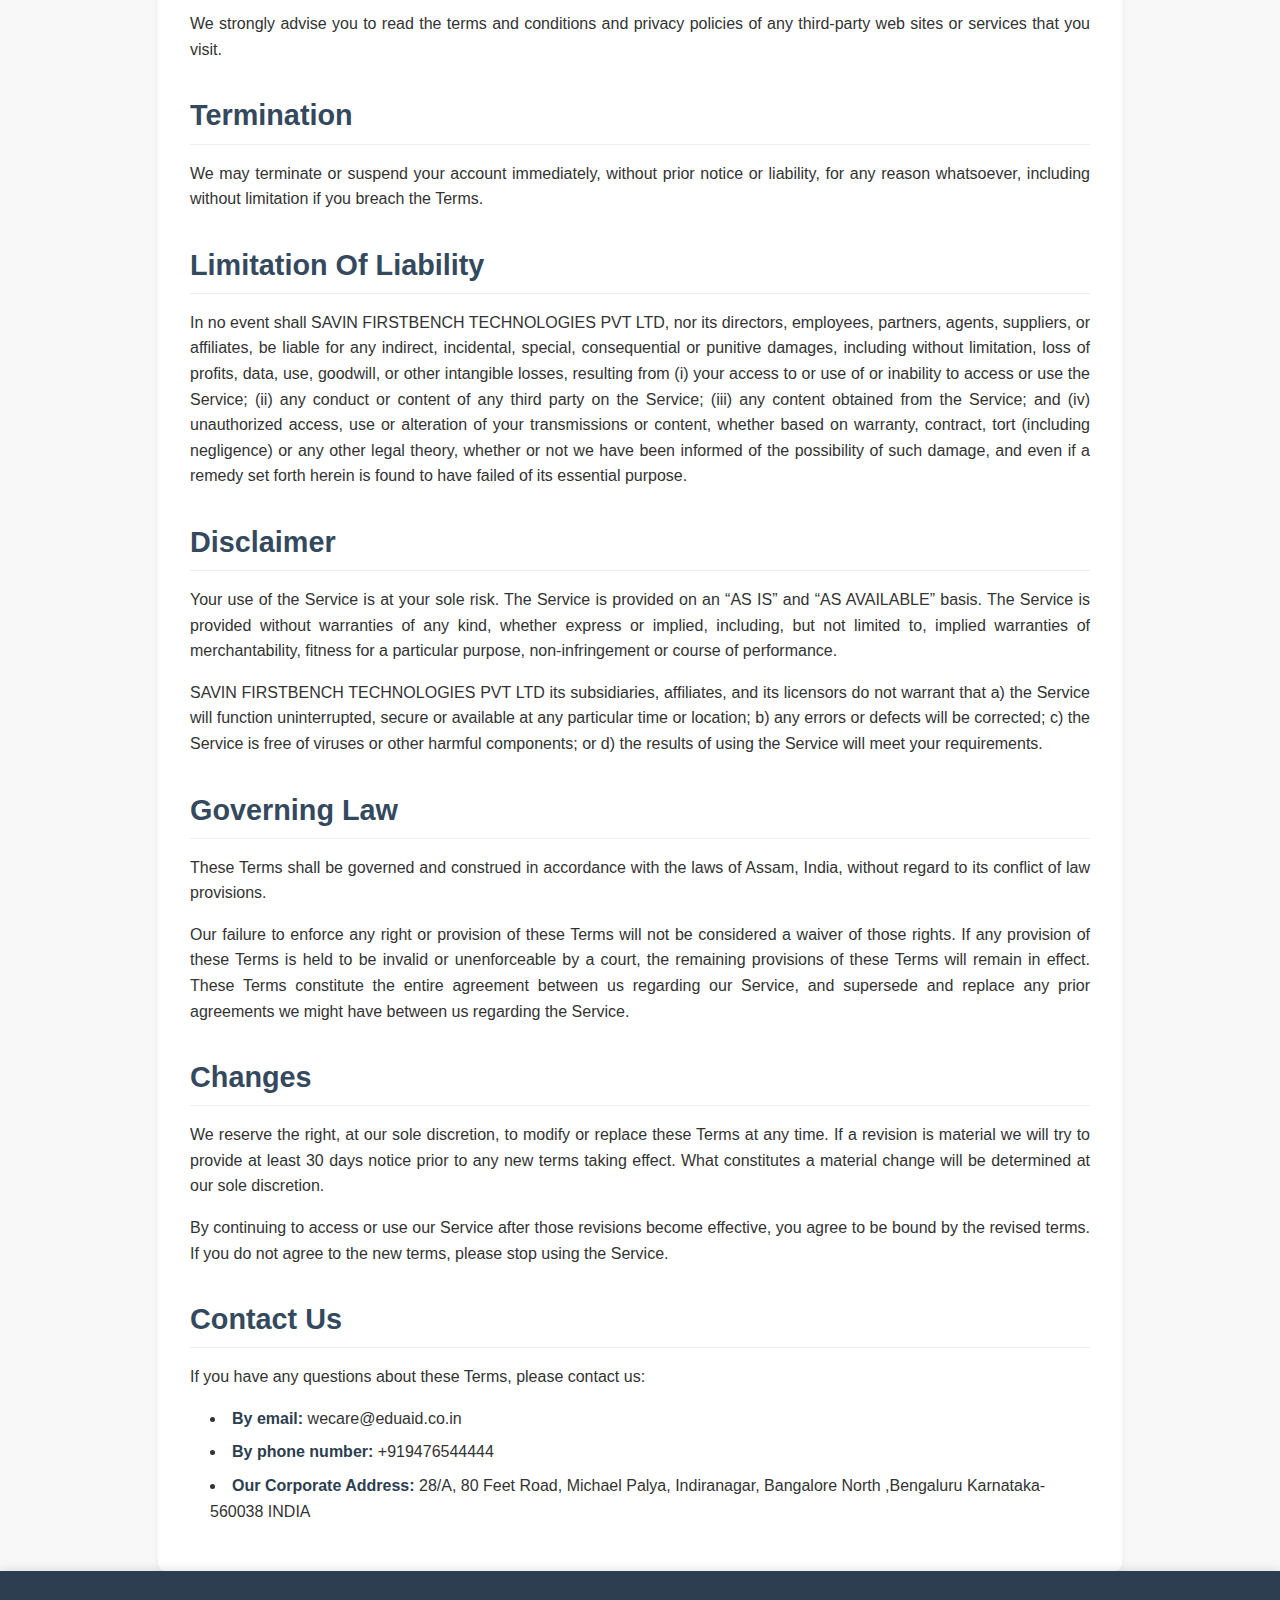
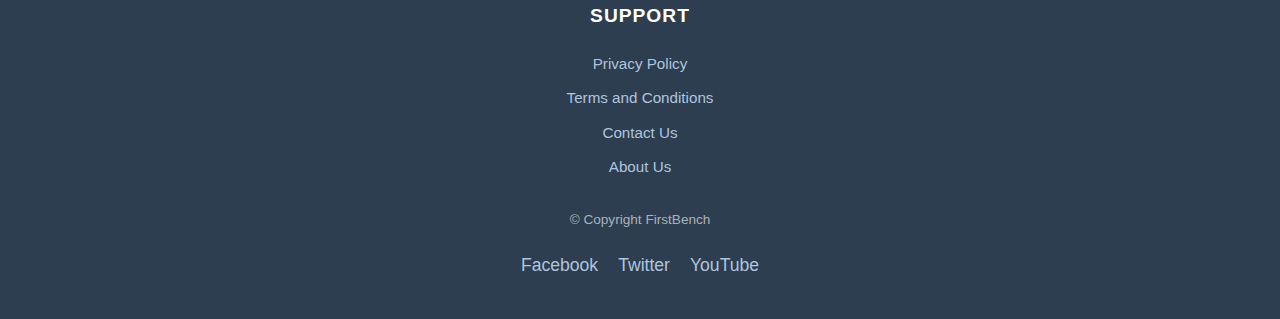
<file: terms.html>
<!DOCTYPE html>
<html lang="en">
<head>
    <meta charset="UTF-8" />
    <meta name="viewport" content="width=device-width, initial-scale=1.0" />
    <title>Terms and Conditions | FirstBench</title>
    <link rel="stylesheet" href="../css/privacy.css" /> </head>
<body>

    <header class="navbar">
        <div class="container">
            <a href="/" class="logo">FirstBench</a>
            <nav class="nav-links-container">
                <ul class="nav-links">
                    <li><a href="index.html">Home</a></li>
                          <li>      <a href="index.html#pricing">Pricing</a>
</li>

                    <li><a href="contact.html">Contact</a></li>
                    <li><a href="about.html">About Us</a></li>
            </nav>
        </div>
    </header>

    <main class="privacy-content" style="padding: 2rem; max-width: 900px; margin: auto;">
        <h1>Terms and Conditions</h1>
        <p><strong>Last updated:</strong> August 08, 2021</p>

        <p>These Terms and Conditions (“Terms”, “Terms and Conditions”) govern your relationship with <a href="https://firstbench.co">https://firstbench.co</a> website and eduaid mobile application (the “Service”) operated by SAVIN FIRSTBENCH TECHNOLOGIES PVT LTD (“us”, “we”, or “our”).</p>
        <p>Please read these Terms and Conditions carefully before using our website. (the “Service”).</p>
        <p>Your access to and use of the Service is conditioned on your acceptance of and compliance with these Terms. These Terms apply to all visitors, users and others who access or use the Service.</p>
        <p>By accessing or using the Service you agree to be bound by these Terms. If you disagree with any part of the terms then you may not access the Service.</p>

        <h2>Consent for Communication</h2>
        <p>By providing your contact details, including your phone number, you agree to the following terms regarding communication from SAVIN FIRSTBENCH TECHNOLOGIES PVT LTD. This consent applies to the services you have opted for and any interactions initiated through our website, mobile app, or other channels:</p>

        <h3>Purpose of Communication</h3>
        <ul>
            <li>Follow-up on inquiries or requests for additional information related to our services.</li>
            <li>Providing updates, reminders, or service-related notifications (e.g., appointments, service activation, etc.).</li>
            <li>Introducing or offering services and products that you may be eligible for or have expressed interest in.</li>
            <li>Offering support, troubleshooting, or customer service assistance as required.</li>
        </ul>

        <h3>Modes of Communication</h3>
        <ul>
            <li>Phone calls</li>
            <li>SMS/text messages</li>
            <li>Emails or push notifications</li>
        </ul>

        <h3>Use of Information</h3>
        <p>Your contact details will be used exclusively for the purposes outlined above. We ensure that your information will not be sold or shared with third parties for marketing purposes without your explicit consent, unless required by law.</p>

        <h3>Opt-Out Option</h3>
        <p>You retain the right to withdraw your consent to these communications at any time. To opt out, you may:</p>
        <ul>
            <li>Contact us directly via our support channels (phone, email, etc.).</li>
            <li>Update your communication preferences within your account settings on our platform.</li>
        </ul>

        <h3>Data Security</h3>
        <p>All customer contact information will be stored securely and managed in accordance with data protection regulations. We ensure that your privacy and the security of your information are maintained at all times.</p>

        <h3>Legal Compliance</h3>
        <p>SAVIN FIRSTBENCH TECHNOLOGIES PVT LTD complies with all applicable local and international regulations regarding customer communications, including but not limited to the Telephone Consumer Protection Act (TCPA) and the General Data Protection Regulation (GDPR). Your consent for communication is obtained in accordance with these regulations.</p>

        <h3>Customer Responsibilities</h3>
        <p>By accepting these Terms and Conditions, you confirm that the phone number and other contact information provided are accurate and belong to you. Any incorrect information may result in failed communications or inability to provide services effectively.</p>

        <h3>Updates to Communication Terms</h3>
        <p>SAVIN FIRSTBENCH TECHNOLOGIES PVT LTD reserves the right to update or modify this section of the Terms and Conditions to remain in compliance with changes in regulations or company practices. Any significant changes will be communicated to you via the contact details provided.</p>

        <h2>Purchases</h2>
        <p>If you wish to purchase any product or service made available through the Service (“Purchase”), you may be asked to supply certain information relevant to your Purchase including, without limitation, your credit card number, the expiration date of your credit card, your billing address, and your shipping information.</p>
        <p>You represent and warrant that: (i) you have the legal right to use any credit card(s) or other payment method(s) in connection with any Purchase; and that (ii) the information you supply to us is true, correct and complete.</p>
        <p>By submitting such information, you grant us the right to provide the information to third parties for purposes of facilitating the completion of Purchases.</p>
        <p>We reserve the right to refuse or cancel your order at any time for certain reasons including but not limited to: product or service availability, errors in the description or price of the product or service, error in your order or other reasons.</p>
        <p>We reserve the right to refuse or cancel your order if fraud or an unauthorised or illegal transaction is suspected.</p>

        <h2>Availability, Errors and Inaccuracies</h2>
        <p>We are constantly updating our offerings of products and services on the Service. The products or services available on our Service may be mispriced, described inaccurately, or unavailable, and we may experience delays in updating information on the Service and in our advertising on other web sites.</p>
        <p>We cannot and do not guarantee the accuracy or completeness of any information, including prices, product images, specifications, availability, and services. We reserve the right to change or update information and to correct errors, inaccuracies, or omissions at any time without prior notice.</p>

        <h2>Contests, Sweepstakes and Promotions</h2>
        <p>Any contests, sweepstakes or other promotions (collectively, “Promotions”) made available through the Service may be governed by rules that are separate from these Terms. If you participate in any Promotions, please review the applicable rules as well as our Privacy Policy. If the rules for a Promotion conflict with these Terms, the Promotion rules will apply.</p>

        <h2>Subscriptions</h2>
        <p>Some parts of the Service are billed on a subscription basis (“Subscription(s)”). You will be billed in advance on a recurring and periodic basis (“Billing Cycle”). Billing cycles are set either on a monthly or annual basis, depending on the type of subscription plan you select when purchasing a Subscription.</p>
        <p>At the end of each Billing Cycle, your Subscription will automatically renew under the exact same conditions unless you cancel it or SAVIN FIRSTBENCH TECHNOLOGIES PVT LTD cancels it. You may cancel your Subscription renewal either through your online account management page or by contacting SAVIN FIRSTBENCH TECHNOLOGIES PVT LTD customer support team.</p>
        <p>A valid payment method, including credit card or UPI Or BAnk Account, is required to process the payment for your Subscription. You shall provide SAVIN FIRSTBENCH TECHNOLOGIES PVT LTD with accurate and complete billing information including full name, address, state, PIN code, telephone number, and a valid payment method information. By submitting such payment information, you automatically authorize SAVIN FIRSTBENCH TECHNOLOGIES PVT LTD to charge all Subscription fees incurred through your account to any such payment instruments.</p>
        <p>Should automatic billing fail to occur for any reason, SAVIN FIRSTBENCH TECHNOLOGIES PVT LTD will issue an electronic invoice indicating that you must proceed manually, within a certain deadline date, with the full payment corresponding to the billing period as indicated on the invoice.</p>

        <h2>Fee Changes</h2>
        <p>SAVIN FIRSTBENCH TECHNOLOGIES PVT LTD, in its sole discretion and at any time, may modify the Subscription fees for the Subscriptions. Any Subscription fee change will become effective at the end of the then-current Billing Cycle.</p>
        <p>SAVIN FIRSTBENCH TECHNOLOGIES PVT LTD will provide you with a reasonable prior notice of any change in Subscription fees to give you an opportunity to terminate your Subscription before such change becomes effective.</p>
        <p>Your continued use of the Service after the Subscription fee change comes into effect constitutes your agreement to pay the modified Subscription fee amount.</p>

        <h2>Refund Policy for Student Subscription Plan</h2>
        <p>We at SAVIN FIRSTBENCH TECHNOLOGIES PVT LTD are committed to providing the best services and experiences to our USERS. We understand that circumstances may arise where you need to cancel your subscription and request a refund. Please review our refund policy outlined below:</p>

        <h3>Eligibility for Refund:</h3>
        <ul>
            <li>Refunds are only applicable within 7 days of the initial subscription purchase.</li>
            <li>To be eligible for a refund, you must submit your request within the specified refund period.</li>
            <li>Refunds will only be considered for the initial subscription fee, not for any additional purchases or transactions made within the subscription.</li>
        </ul>

        <h3>Reasons for Refund:</h3>
        <ul>
            <li>We accept refund requests for the following reasons:</li>
            <li>Technical issues that prevent access to the subscribed services despite reasonable troubleshooting attempts.</li>
            <li>Dissatisfaction with the quality of the services provided, subject to verification and investigation by our customer support team.</li>
            <li>Any other legitimate reasons deemed acceptable by SAVIN FIRSTBENCH TECHNOLOGIES PVT LTD after review.</li>
        </ul>

        <h3>Refund Procedure:</h3>
        <ul>
            <li>To request a refund, you must contact our customer support team via email or through our designated support portal.</li>
            <li>Your refund request must include your subscription details, reason for the refund, and any supporting documentation if applicable.</li>
            <li>Once your request is received, our customer support team will review it within 3 business days and notify you of the decision.</li>
            <li>If your refund request is approved, the refund will be processed back to the original payment method used for the subscription purchase.</li>
        </ul>

        <h3>Exceptions to Refund:</h3>
        <ul>
            <li>No refunds will be issued for subscription cancellations or refund requests made after the specified refund period has elapsed.</li>
            <li>Refunds will not be provided for subscription renewals, unless explicitly stated otherwise in a separate agreement or promotion.</li>
            <li>Any promotional discounts or offers applied to the subscription fee will not be refunded.</li>
        </ul>

        <h3>Dispute Resolution:</h3>
        <ul>
            <li>In case of any disputes regarding refunds, both parties agree to engage in good faith negotiations to resolve the issue amicably.</li>
            <li>If a satisfactory resolution cannot be reached, either party may seek legal recourse as per the terms outlined in our Terms of Service.</li>
        </ul>

        <h3>Changes to Refund Policy:</h3>
        <p>SAVIN FIRSTBENCH TECHNOLOGIES PVT LTD reserves the right to modify or update this refund policy at any time without prior notice. Any changes will be effective immediately upon posting on our website.</p>
        <p>By subscribing to our services, you acknowledge that you have read, understood, and agreed to abide by the terms of this refund policy. If you have any questions or concerns regarding our refund policy, please contact our customer support team for assistance.</p>

        <h2>Content</h2>
        <p>Our Service allows you to post, link, store, share and otherwise make available certain information, text, graphics, videos, or other material (“Content”). You are responsible for the Content that you post to the Service, including its legality, reliability, and appropriateness.</p>
        <p>By posting Content to the Service, you grant us the right and license to use, modify, publicly perform, publicly display, reproduce, and distribute such Content on and through the Service. You retain any and all of your rights to any Content you submit, post or display on or through the Service and you are responsible for protecting those rights. You agree that this license includes the right for us to make your Content available to other users of the Service, who may also use your Content subject to these Terms.</p>
        <p>You represent and warrant that: (i) the Content is yours (you own it) or you have the right to use it and grant us the rights and license as provided in these Terms, and (ii) the posting of your Content on or through the Service does not violate the privacy rights, publicity rights, copyrights, contract rights or any other rights of any person.</p>

        <h2>Accounts</h2>
        <p>When you create an account with us, you must provide us information that is accurate, complete, and current at all times. Failure to do so constitutes a breach of the Terms, which may result in immediate termination of your account on our Service.</p>
        <p>You are responsible for safeguarding the password that you use to access the Service and for any activities or actions under your password, whether your password is with our Service or a third-party service.</p>
        <p>You agree not to disclose your password to any third party. You must notify us immediately upon becoming aware of any breach of security or unauthorized use of your account.</p>
        <p>You may not use as a username the name of another person or entity or that is not lawfully available for use, a name or trade mark that is subject to any rights of another person or entity other than you without appropriate authorization, or a name that is otherwise offensive, vulgar or obscene.</p>

        <h2>Intellectual Property</h2>
        <p>The Service and its original content (excluding Content provided by users), features and functionality are and will remain the exclusive property of SAVIN FIRSTBENCH TECHNOLOGIES PVT LTD and its licensors. The Service is protected by copyright, trademark, and other laws of both the India and foreign countries. Our trademarks and trade dress may not be used in connection with any product or service without the prior written consent of SAVIN FIRSTBENCH TECHNOLOGIES PVT LTD.</p>

        <h2>Links To Other Web Sites</h2>
        <p>Our Service may contain links to third-party web sites or services that are not owned or controlled by SAVIN FIRSTBENCH TECHNOLOGIES PVT LTD.</p>
        <p>SAVIN FIRSTBENCH TECHNOLOGIES PVT LTD has no control over, and assumes no responsibility for, the content, privacy policies, or practices of any third party web sites or services. You further acknowledge and agree that SAVIN FIRSTBENCH TECHNOLOGIES PVT LTD shall not be responsible or liable, directly or indirectly, for any damage or loss caused or alleged to be caused by or in connection with use of or reliance on any such content, goods or services available on or through any such web sites or services.</p>
        <p>We strongly advise you to read the terms and conditions and privacy policies of any third-party web sites or services that you visit.</p>

        <h2>Termination</h2>
        <p>We may terminate or suspend your account immediately, without prior notice or liability, for any reason whatsoever, including without limitation if you breach the Terms.</p>

        <h2>Limitation Of Liability</h2>
        <p>In no event shall SAVIN FIRSTBENCH TECHNOLOGIES PVT LTD, nor its directors, employees, partners, agents, suppliers, or affiliates, be liable for any indirect, incidental, special, consequential or punitive damages, including without limitation, loss of profits, data, use, goodwill, or other intangible losses, resulting from (i) your access to or use of or inability to access or use the Service; (ii) any conduct or content of any third party on the Service; (iii) any content obtained from the Service; and (iv) unauthorized access, use or alteration of your transmissions or content, whether based on warranty, contract, tort (including negligence) or any other legal theory, whether or not we have been informed of the possibility of such damage, and even if a remedy set forth herein is found to have failed of its essential purpose.</p>

        <h2>Disclaimer</h2>
        <p>Your use of the Service is at your sole risk. The Service is provided on an “AS IS” and “AS AVAILABLE” basis. The Service is provided without warranties of any kind, whether express or implied, including, but not limited to, implied warranties of merchantability, fitness for a particular purpose, non-infringement or course of performance.</p>
        <p>SAVIN FIRSTBENCH TECHNOLOGIES PVT LTD its subsidiaries, affiliates, and its licensors do not warrant that a) the Service will function uninterrupted, secure or available at any particular time or location; b) any errors or defects will be corrected; c) the Service is free of viruses or other harmful components; or d) the results of using the Service will meet your requirements.</p>

        <h2>Governing Law</h2>
        <p>These Terms shall be governed and construed in accordance with the laws of Assam, India, without regard to its conflict of law provisions.</p>
        <p>Our failure to enforce any right or provision of these Terms will not be considered a waiver of those rights. If any provision of these Terms is held to be invalid or unenforceable by a court, the remaining provisions of these Terms will remain in effect. These Terms constitute the entire agreement between us regarding our Service, and supersede and replace any prior agreements we might have between us regarding the Service.</p>

        <h2>Changes</h2>
        <p>We reserve the right, at our sole discretion, to modify or replace these Terms at any time. If a revision is material we will try to provide at least 30 days notice prior to any new terms taking effect. What constitutes a material change will be determined at our sole discretion.</p>
        <p>By continuing to access or use our Service after those revisions become effective, you agree to be bound by the revised terms. If you do not agree to the new terms, please stop using the Service.</p>

        <h2>Contact Us</h2>
        <p>If you have any questions about these Terms, please contact us:</p>
        <ul>
            <li><strong>By email:</strong> wecare@eduaid.co.in</li>
            <li><strong>By phone number:</strong> +919476544444</li>
            <li><strong>Our Corporate Address:</strong> 28/A, 80 Feet Road, Michael Palya, Indiranagar, Bangalore North ,Bengaluru Karnataka-560038 INDIA</li>
        </ul>
    </main>

    <button onclick="topFunction()" id="myBtn" title="Go to top">Top</button>

    <footer class="footer">
        <div class="footer-links">
            <P>Support</P>
            <a href="privacy-policy.html">Privacy Policy</a>
            <a href="terms.html">Terms and Conditions</a>
            <a href="contact.html">Contact Us</a>
            <a href="about.html">About Us</a>
        </div>
        <p>© Copyright FirstBench</p>
        <div class="social">
            <a href="#">Facebook</a>
            <a href="#">Twitter</a>
            <a href="#">YouTube</a>
        </div>
    </footer>

    <script>
        // Get the button
        let mybutton = document.getElementById("myBtn");

        // When the user scrolls down 20px from the top of the document, show the button
        window.onscroll = function() {scrollFunction()};

        function scrollFunction() {
            if (document.body.scrollTop > 20 || document.documentElement.scrollTop > 20) {
                mybutton.style.display = "block";
            } else {
                mybutton.style.display = "none";
            }
        }

        // When the user clicks on the button, scroll to the top of the document
        function topFunction() {
            document.body.scrollTop = 0; // For Safari
            document.documentElement.scrollTop = 0; // For Chrome, Firefox, IE and Opera
        }
    </script>
</body>
</html>
</file>
<file: css/privacy.css>
/* General Body Styles */
body {
    font-family: 'Arial', sans-serif;
    line-height: 1.6;
    color: #333;
    margin: 0;
    padding: 0;
    background-color: #f8f8f8;
}

/* Container for general content centering and max-width */
.container {
    max-width: 1200px;
    margin: 0 auto;
    padding: 0 20px; /* Add some padding on the sides */
}

/* --- Navbar Styles --- */
.navbar {
    background-color: #2c3e50;
    color: #fff;
    padding: 1rem 0;
    box-shadow: 0 2px 5px rgba(0, 0, 0, 0.1);
}

/* Ensure the content inside the navbar (logo and nav links) is spaced out */
.navbar .container {
    display: flex;
    justify-content: space-between; /* Pushes logo to left, nav to right */
    align-items: center;
}

.navbar .logo {
    color: #fff;
    text-decoration: none;
    font-size: 1.8rem;
    font-weight: bold;
}

/* This is the new container for your nav links to manage their display */
.nav-links-container ul.nav-links {
    list-style: none;
    margin: 0;
    padding: 0;
    display: flex; /* Make nav links horizontal */
    gap: 25px; /* Space between navigation items */
}

.navbar .nav-links a {
    color: #fff;
    text-decoration: none;
    font-weight: 500;
    transition: color 0.3s ease;
}

.navbar .nav-links a:hover,
.navbar .nav-links a.active {
    color: #3498db;
}

/* Main Privacy Policy Content Styles */
.privacy-content {
    background-color: #fff;
    border-radius: 8px;
    box-shadow: 0 4px 10px rgba(0, 0, 0, 0.05);
    margin-top: 30px;
    margin-bottom: 30px;
    padding: 40px;
}

.privacy-content h1 {
    color: #2c3e50;
    font-size: 2.5rem;
    margin-bottom: 20px;
    text-align: center;
}

.privacy-content h2 {
    color: #34495e;
    font-size: 1.8rem;
    margin-top: 30px;
    margin-bottom: 15px;
    border-bottom: 1px solid #eee;
    padding-bottom: 5px;
}

.privacy-content h3 {
    color: #555;
    font-size: 1.4rem;
    margin-top: 25px;
    margin-bottom: 10px;
}

.privacy-content p {
    margin-bottom: 15px;
    text-align: justify;
}

.privacy-content a {
    color: #3498db;
    text-decoration: none;
}

.privacy-content a:hover {
    text-decoration: underline;
}

.privacy-content ul {
    list-style: disc inside;
    margin-bottom: 15px;
    padding-left: 20px;
}

.privacy-content ul li {
    margin-bottom: 8px;
}

.privacy-content strong {
    font-weight: bold;
    color: #2c3e50;
}

/* --- Back to Top Button Styles --- */
#myBtn {
    display: none; /* Hidden by default */
    position: fixed; /* Fixed/sticky position */
    bottom: 30px; /* Place the button at the bottom of the page */
    right: 30px; /* Place the button 30px from the right */
    z-index: 99; /* Make sure it does not overlap */
    border: none; /* Remove borders */
    outline: none; /* Remove outline */
    background-color: #3498db; /* Set a background color */
    color: white; /* Text color */
    cursor: pointer; /* Add a mouse pointer on hover */
    padding: 15px; /* Some padding */
    border-radius: 10px; /* Rounded corners */
    font-size: 18px; /* Increase font size */
    box-shadow: 0 4px 8px rgba(0,0,0,0.2); /* Subtle shadow */
    transition: background-color 0.3s ease, transform 0.2s ease;
}

#myBtn:hover {
    background-color: #2980b9; /* Darker blue on hover */
    transform: translateY(-2px); /* Slight lift effect */
}


/* --- Footer Styles (from previous response, ensure it's here) --- */
/* --- Attractive Footer Styles --- */
.footer {
    background-color: #2c3e50; /* A modern dark blue/grey */
    color: #ecf0f1; /* Light text for contrast */
    padding: 30px 20px; /* Vertical and horizontal padding */
    text-align: center; /* Center all content */
    display: flex; /* Use flexbox for overall layout */
    flex-direction: column; /* Stack items vertically */
    align-items: center; /* Center items horizontally in the column */
    font-family: 'Arial', sans-serif; /* Consistent font */
    box-shadow: 0 -2px 10px rgba(0, 0, 0, 0.1); /* Subtle top shadow */
}

.footer .footer-links {
    margin-bottom: 25px; /* Space below the support links */
    display: flex;
    flex-direction: column; /* Stack links vertically */
    align-items: center; /* Center links */
}

.footer .footer-links p { /* Styling for the "Support" heading */
    color: #ffffff; /* White color for the heading */
    font-size: 1.2rem;
    font-weight: bold;
    margin-bottom: 15px; /* Space below the heading */
    text-transform: uppercase;
    letter-spacing: 1px;
}

.footer .footer-links a {
    color: #b0c4de; /* A slightly subdued, light blue for links */
    text-decoration: none;
    font-size: 0.95rem;
    padding: 5px 0; /* Vertical padding for click area */
    transition: color 0.3s ease, transform 0.2s ease;
    display: block; /* Make links block level for full width hover effect */
}

.footer .footer-links a:hover {
    color: #3498db; /* Brighter blue on hover */
    transform: translateX(5px); /* Slight slide effect on hover */
}

.footer p { /* Copyright text */
    margin-top: 0;
    margin-bottom: 20px; /* Space below copyright */
    font-size: 0.85rem;
    color: #acb1b7; /* Slightly darker grey for copyright */
}

.footer .social {
    display: flex; /* Arrange social links horizontally */
    gap: 20px; /* Space between social links */
    justify-content: center; /* Center social icons */
    margin-bottom: 10px; /* Small space below social icons */
}

.footer .social a {
    color: #b0c4de; /* Link color for social icons */
    text-decoration: none;
    font-size: 1.1rem; /* Slightly larger for social icons */
    transition: color 0.3s ease, transform 0.2s ease;
}

.footer .social a:hover {
    color: #3498db; /* Brighter blue on hover */
    transform: translateY(-3px); /* Slight lift effect on hover */
}

/* --- Media Queries for Responsiveness (adjust footer specifically) --- */
@media (max-width: 768px) {
    .footer {
        padding: 25px 15px;
    }

    .footer .footer-links {
        margin-bottom: 20px;
    }

    .footer .footer-links p {
        font-size: 1.1rem;
        margin-bottom: 10px;
    }

    .footer .footer-links a {
        font-size: 0.9rem;
        padding: 3px 0;
    }

    .footer .social {
        gap: 15px;
    }
    
    .footer .social a {
        font-size: 1rem;
    }
}

/* --- Responsive Adjustments --- */
@media (max-width: 768px) {
    /* Navbar adjustments for smaller screens */
    .navbar .container {
        flex-direction: column; /* Stack logo and nav links vertically */
        align-items: flex-start; /* Align logo to the left */
    }

    .navbar .nav-links-container {
        width: 100%; /* Make the nav links container take full width */
        margin-top: 15px; /* Space between logo and stacked links */
    }

    .nav-links-container ul.nav-links {
        flex-direction: column; /* Stack nav links vertically */
        align-items: center; /* Center stacked links */
        gap: 10px;
    }

    /* Privacy content padding adjustment for smaller screens */
    .privacy-content {
        padding: 20px;
        margin-top: 20px;
        margin-bottom: 20px;
    }

    .privacy-content h1 {
        font-size: 2rem;
    }

    .privacy-content h2 {
        font-size: 1.5rem;
    }

    .privacy-content h3 {
        font-size: 1.2rem;
    }

    /* Footer adjustments for smaller screens */
    .footer-links,
    .social {
        flex-direction: column;
        gap: 10px;
    }

    /* Back to Top button adjustment for smaller screens */
    #myBtn {
        font-size: 16px;
        padding: 12px;
        bottom: 20px;
        right: 20px;
    }
    
}
</file>
<file: css/about.css>
/* Reset and Base */
* {
  margin: 0;
  padding: 0;
  box-sizing: border-box;
}

body {
  font-family: 'Segoe UI', sans-serif;
  line-height: 1.6;
  color: #333;
  background-color: #f9f9f9;
  scroll-behavior: smooth;
}

img, video {
  max-width: 100%;
  display: block;
}

/* Navbar */
.navbar {
  display: flex;
  justify-content: space-between;
  align-items: center;
  background-color: #004AAD;
  color: white;
  padding: 1rem 2rem;
  position: sticky;
  top: 0;
  z-index: 1000;
}

.navbar .logo {
  font-weight: bold;
  font-size: 1.5rem;
}

.navbar .nav-links {
  display: flex;
  gap: 1.5rem;
}

.navbar .nav-links a {
  color: white;
  text-decoration: none;
  transition: color 0.3s;
}

.navbar .nav-links a:hover {
  color: #FFDD57;
}

.menu-toggle {
  display: none;
  font-size: 2rem;
  cursor: pointer;
}

/* Contact Page */
.products {
  padding: 3rem 2rem;
  max-width: 800px;
  margin: auto;
  background: #fff;
  border-radius: 8px;
  box-shadow: 0 4px 8px rgba(0, 0, 0, 0.05);
}

.products h2 {
  text-align: center;
  color: #004AAD;
  margin-bottom: 1rem;
}

.products p {
  margin-bottom: 1.5rem;
  line-height: 1.8;
}

.products form {
  display: flex;
  flex-direction: column;
  gap: 1rem;
  margin-top: 2rem;
}

.products form label {
  font-weight: 600;
}

.products form input,
.products form textarea {
  padding: 0.75rem;
  border-radius: 5px;
  border: 1px solid #ccc;
  font-size: 1rem;
  width: 100%;
}

.products form button {
  background-color: #004AAD;
  color: #fff;
  border: none;
  padding: 0.75rem 1.5rem;
  font-size: 1rem;
  border-radius: 5px;
  cursor: pointer;
  transition: background 0.3s ease;
}

.products form button:hover {
  background-color: #003280;
}

.products a {
  color: #004AAD;
  text-decoration: underline;
}
/* --- Attractive Footer Styles --- */
.footer {
    background-color: #2c3e50; /* A modern dark blue/grey */
    color: #ecf0f1; /* Light text for contrast */
    padding: 30px 20px; /* Vertical and horizontal padding */
    text-align: center; /* Center all content */
    display: flex; /* Use flexbox for overall layout */
    flex-direction: column; /* Stack items vertically */
    align-items: center; /* Center items horizontally in the column */
    font-family: 'Arial', sans-serif; /* Consistent font */
    box-shadow: 0 -2px 10px rgba(0, 0, 0, 0.1); /* Subtle top shadow */
}

.footer .footer-links {
    margin-bottom: 25px; /* Space below the support links */
    display: flex;
    flex-direction: column; /* Stack links vertically */
    align-items: center; /* Center links */
}

.footer .footer-links p { /* Styling for the "Support" heading */
    color: #ffffff; /* White color for the heading */
    font-size: 1.2rem;
    font-weight: bold;
    margin-bottom: 15px; /* Space below the heading */
    text-transform: uppercase;
    letter-spacing: 1px;
}

.footer .footer-links a {
    color: #b0c4de; /* A slightly subdued, light blue for links */
    text-decoration: none;
    font-size: 0.95rem;
    padding: 5px 0; /* Vertical padding for click area */
    transition: color 0.3s ease, transform 0.2s ease;
    display: block; /* Make links block level for full width hover effect */
}

.footer .footer-links a:hover {
    color: #3498db; /* Brighter blue on hover */
    transform: translateX(5px); /* Slight slide effect on hover */
}

.footer p { /* Copyright text */
    margin-top: 0;
    margin-bottom: 20px; /* Space below copyright */
    font-size: 0.85rem;
    color: #acb1b7; /* Slightly darker grey for copyright */
}

.footer .social {
    display: flex; /* Arrange social links horizontally */
    gap: 20px; /* Space between social links */
    justify-content: center; /* Center social icons */
    margin-bottom: 10px; /* Small space below social icons */
}

.footer .social a {
    color: #b0c4de; /* Link color for social icons */
    text-decoration: none;
    font-size: 1.1rem; /* Slightly larger for social icons */
    transition: color 0.3s ease, transform 0.2s ease;
}

.footer .social a:hover {
    color: #3498db; /* Brighter blue on hover */
    transform: translateY(-3px); /* Slight lift effect on hover */
}

/* --- Media Queries for Responsiveness (adjust footer specifically) --- */
@media (max-width: 768px) {
    .footer {
        padding: 25px 15px;
    }

    .footer .footer-links {
        margin-bottom: 20px;
    }

    .footer .footer-links p {
        font-size: 1.1rem;
        margin-bottom: 10px;
    }

    .footer .footer-links a {
        font-size: 0.9rem;
        padding: 3px 0;
    }

    .footer .social {
        gap: 15px;
    }
    
    .footer .social a {
        font-size: 1rem;
    }
}
</file>
